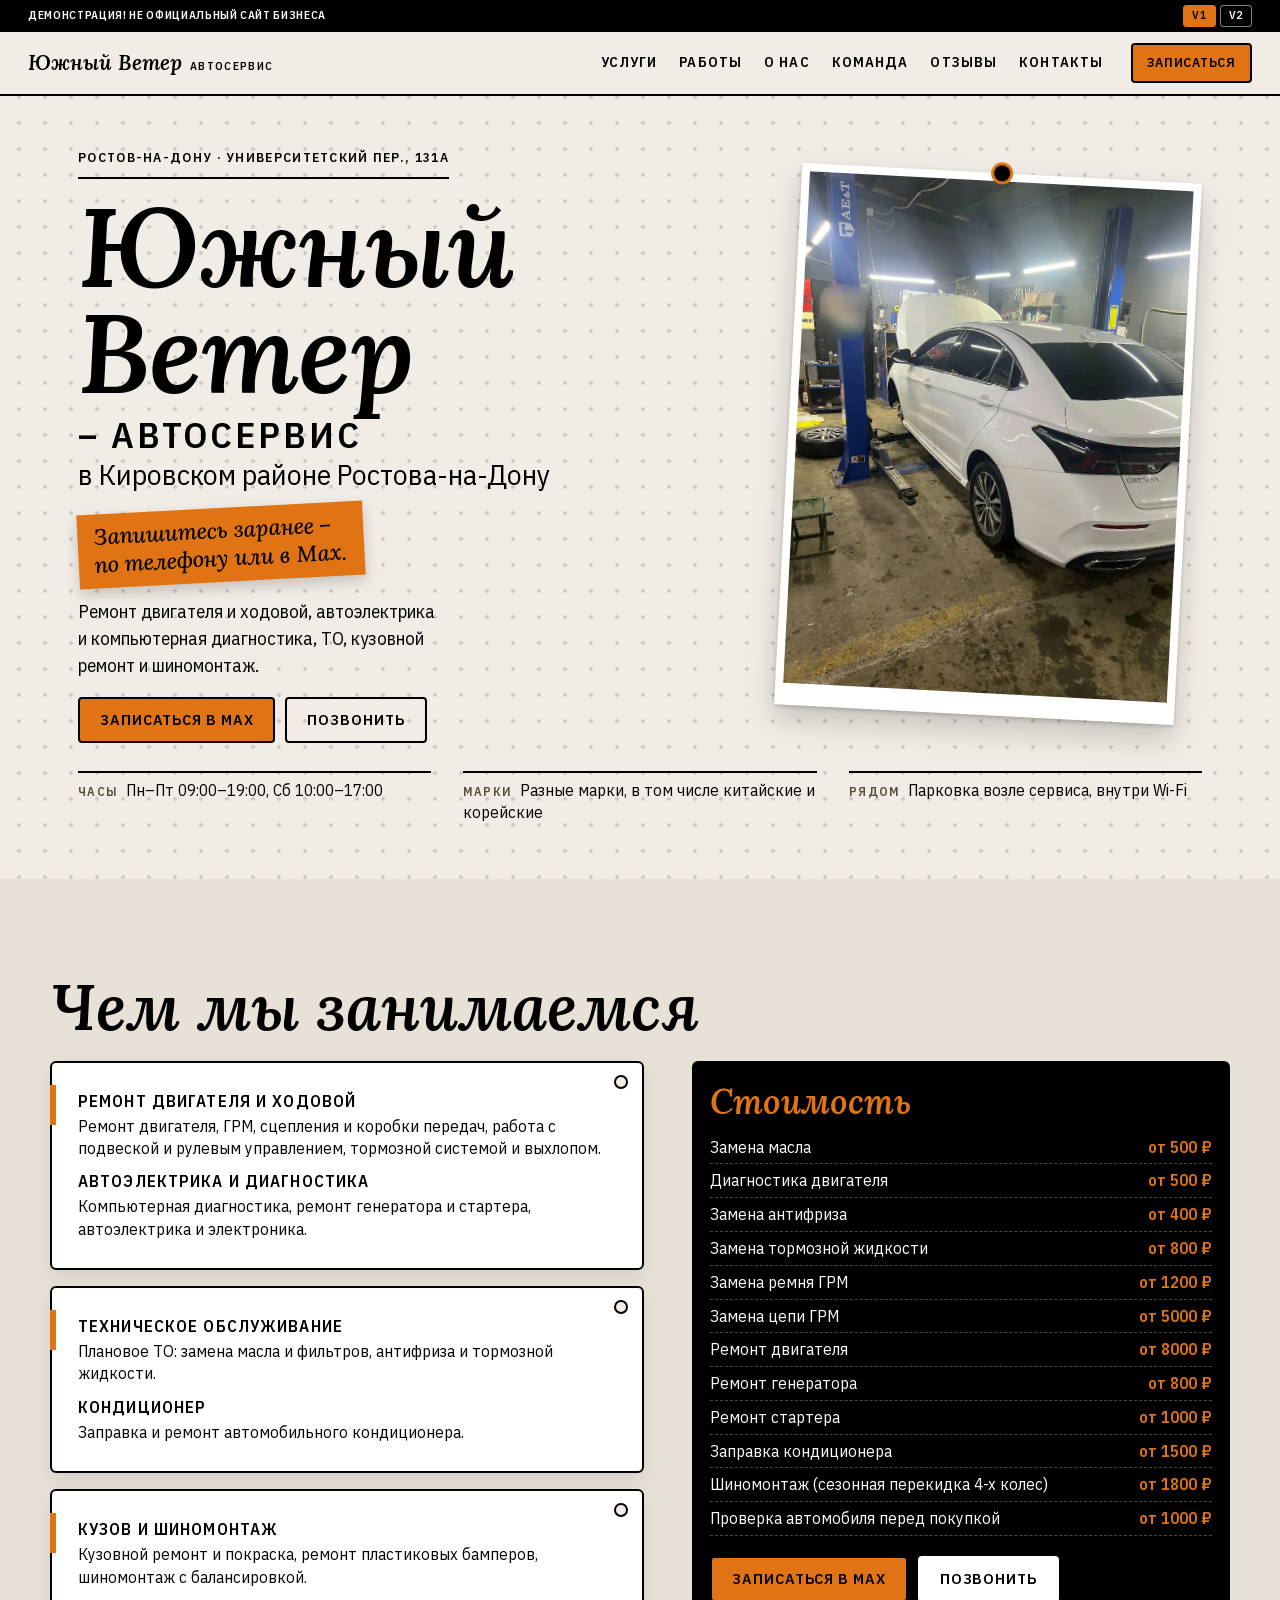
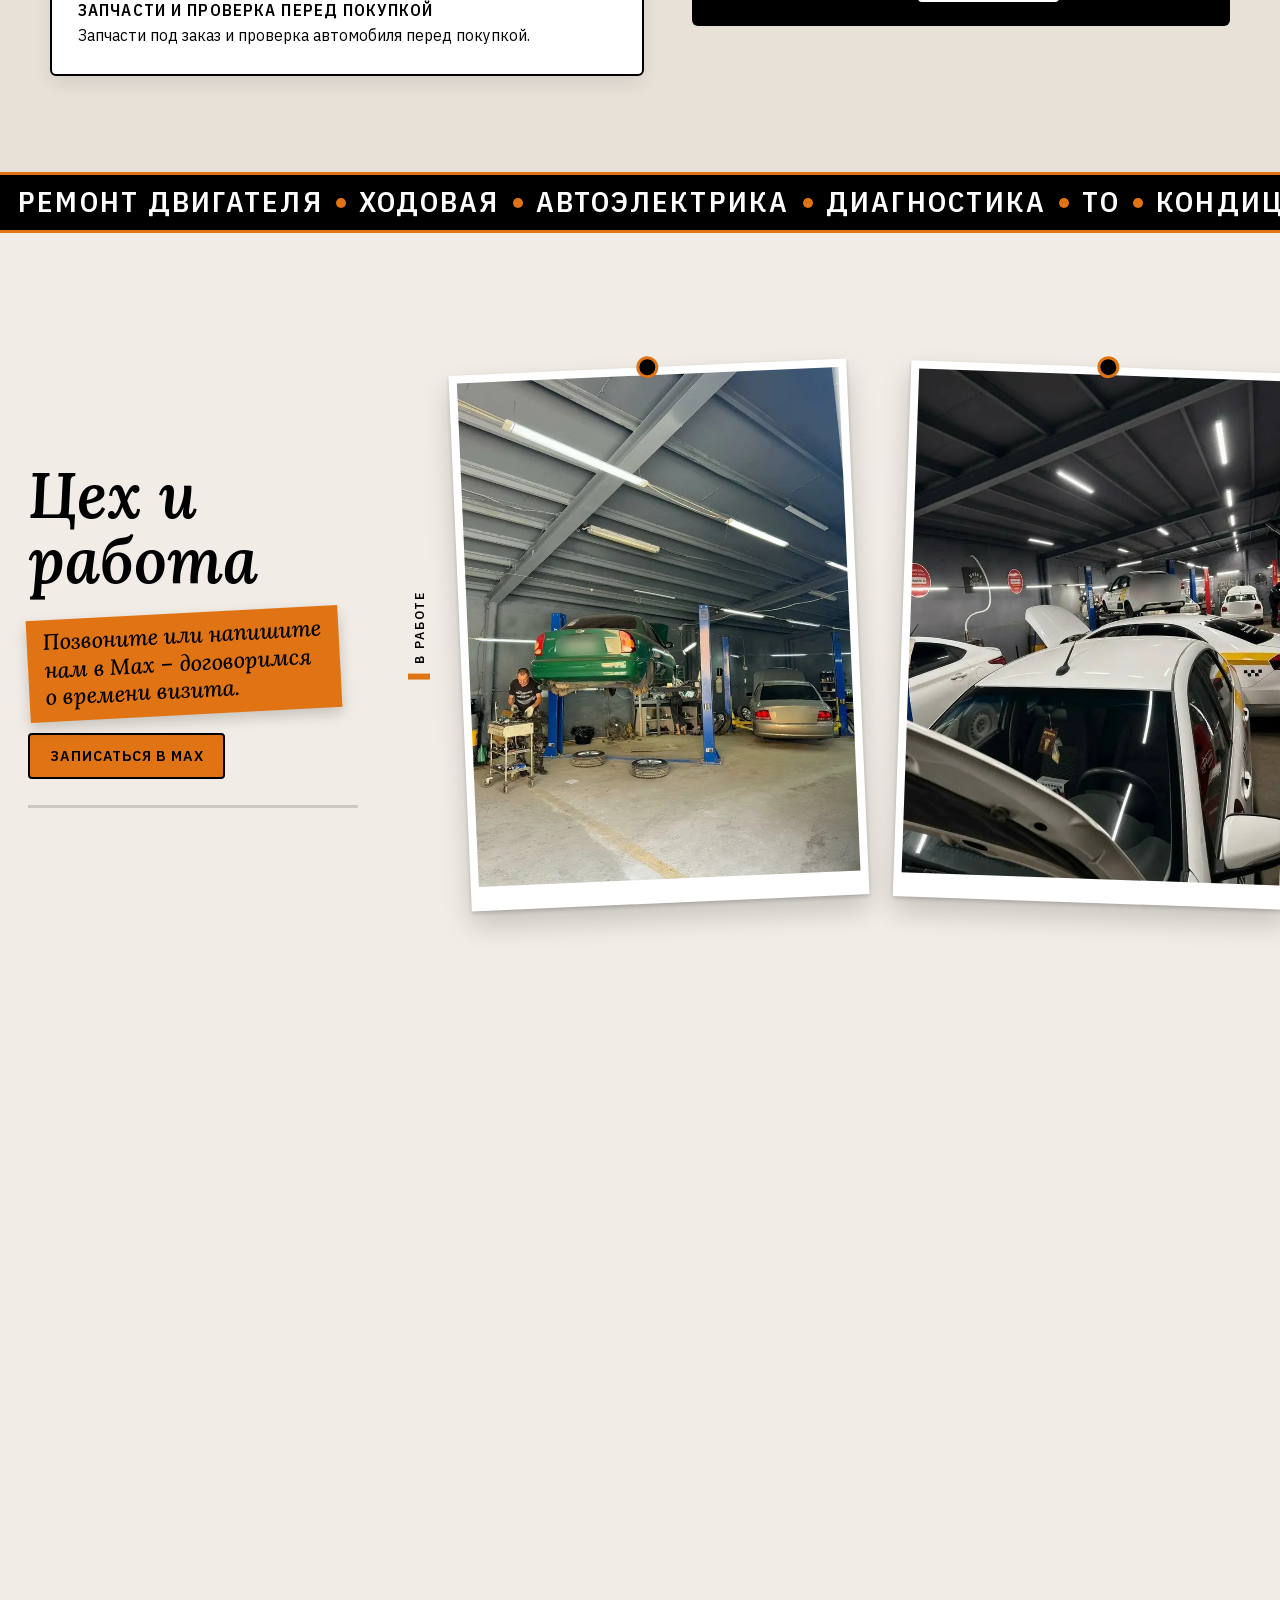
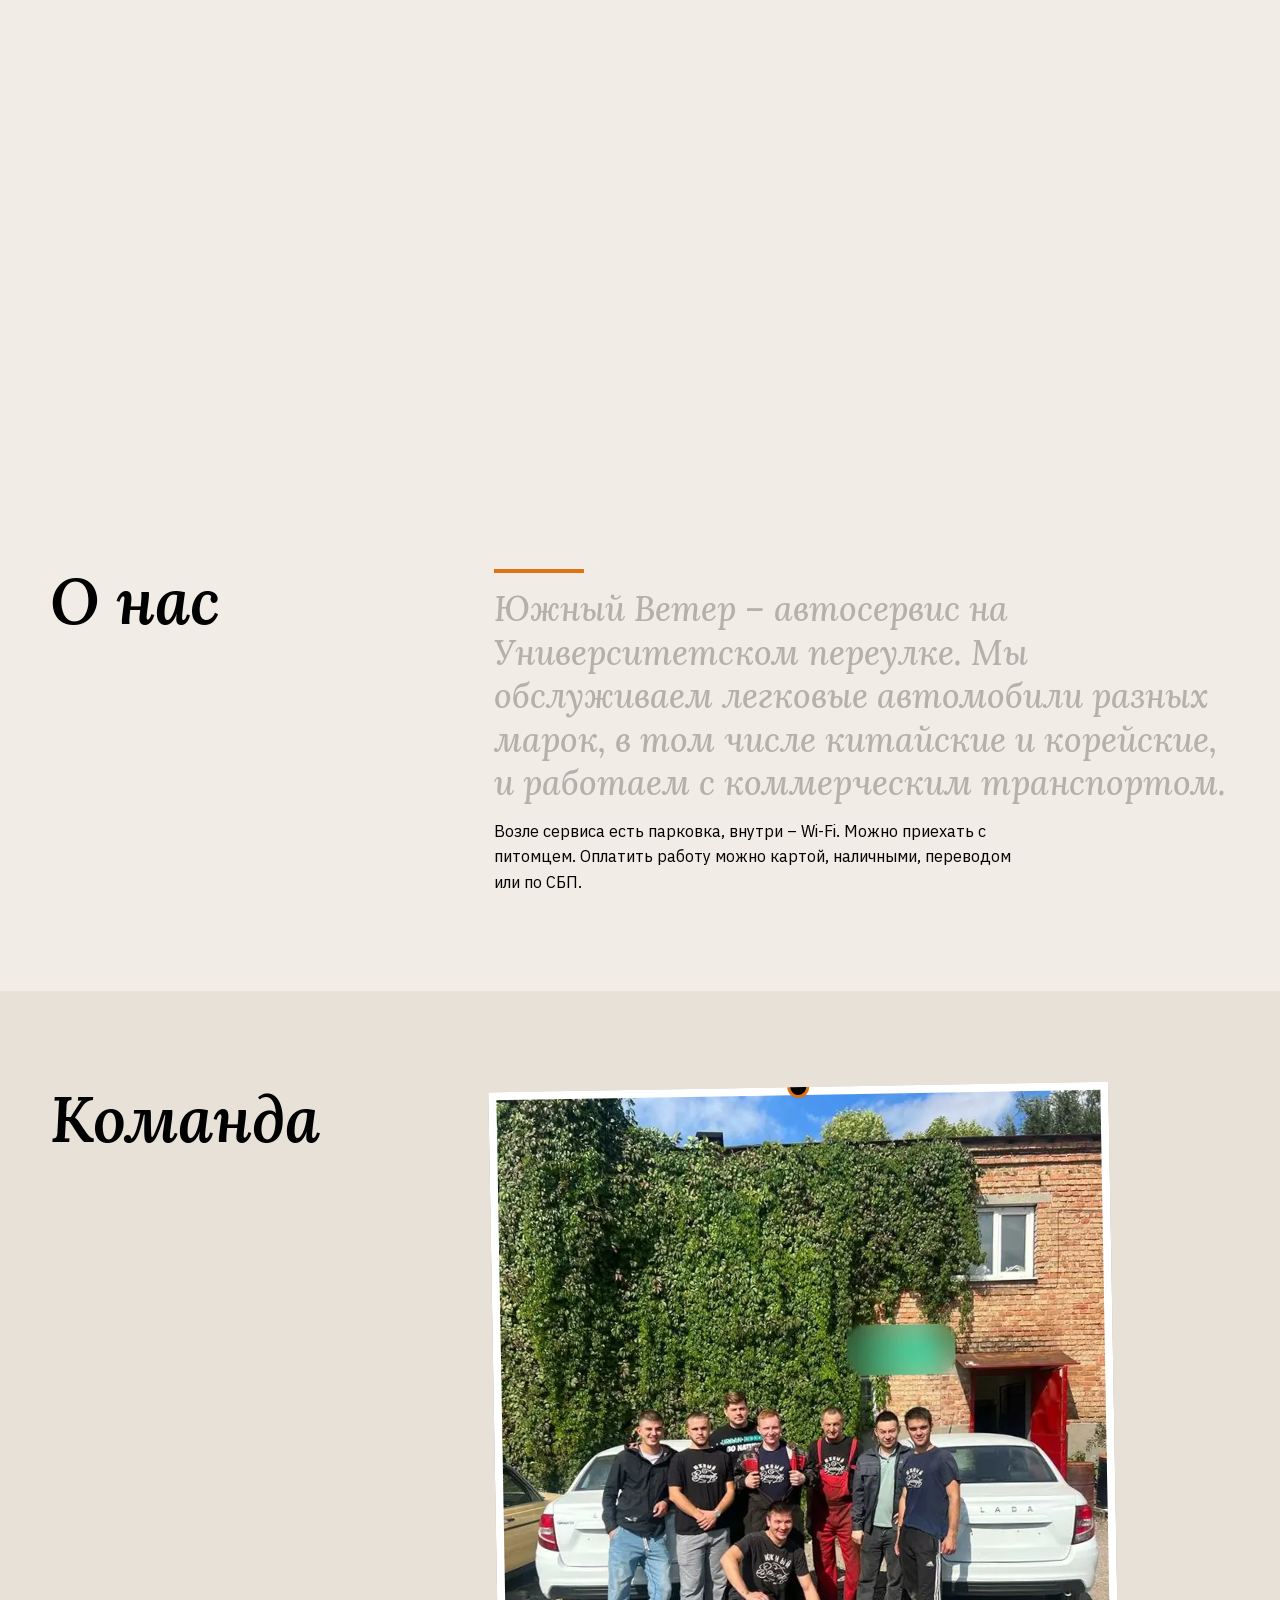
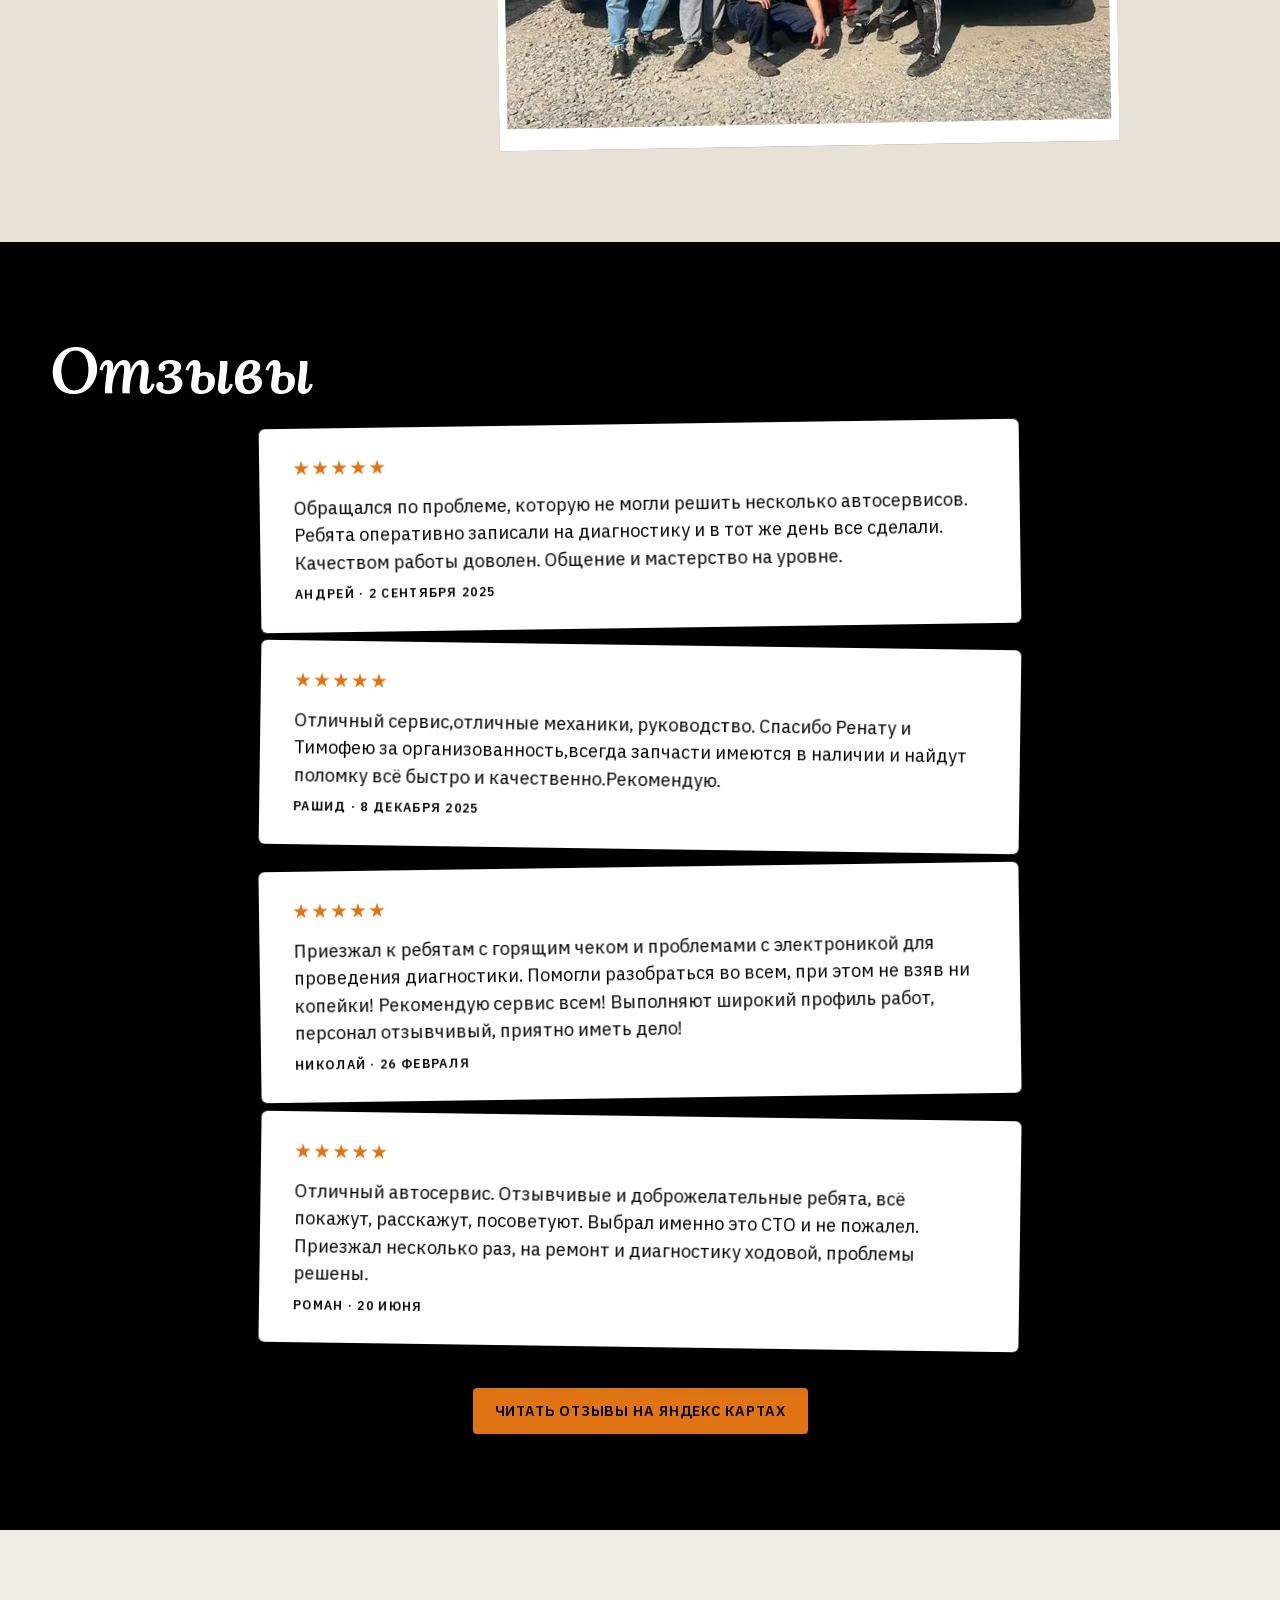
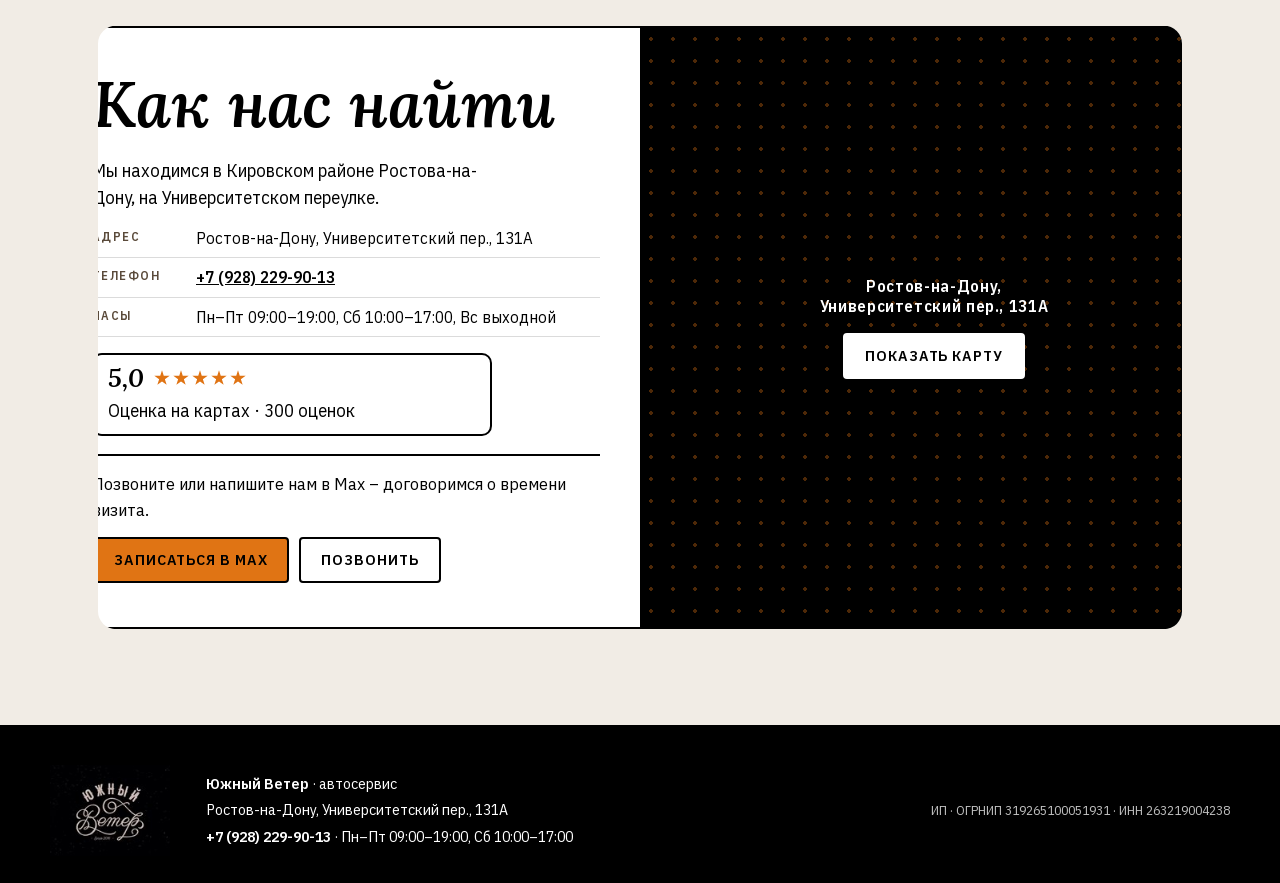
<file: index.html>
<!DOCTYPE html>
<html lang="ru">
<head>
<meta charset="utf-8">
<meta name="viewport" content="width=device-width, initial-scale=1.0">
<meta name="robots" content="noindex, nofollow">
<title>Автосервис на Университетском переулке · Южный Ветер</title>
<meta name="description" content="Южный Ветер · автосервис в Кировском районе Ростова-на-Дону: ремонт двигателя и ходовой, автоэлектрика и диагностика, ТО, кузовной ремонт, шиномонтаж.">
<meta name="theme-color" content="#000000">
<link rel="icon" sizes="any" href="logos/favicon.ico">
<link rel="icon" type="image/png" sizes="32x32" href="logos/favicon-32x32.png">
<link rel="apple-touch-icon" sizes="180x180" href="logos/apple-touch-icon.png">
<link rel="preload" href="fonts/plex-sans.woff2" as="font" type="font/woff2" crossorigin>
<link rel="preload" href="fonts/lora-italic.woff2" as="font" type="font/woff2" crossorigin>
<link rel="stylesheet" href="css/fonts.css">
<link rel="stylesheet" href="css/styles.css">
<script>(function(h){if(matchMedia('(prefers-reduced-motion: no-preference)').matches){h.classList.add('m-on');setTimeout(function(){if(!h.classList.contains('m-ready'))h.classList.remove('m-on')},2500)}})(document.documentElement)</script>
</head>
<body>
<div class="board" aria-hidden="true"></div>
<div class="spot" aria-hidden="true"></div>

<div class="topbar">
  <div class="demo">
    <p>ДЕМОНСТРАЦИЯ! НЕ ОФИЦИАЛЬНЫЙ САЙТ БИЗНЕСА</p>
    <nav class="switch" aria-label="Версии демо">
      <a href="index.html" aria-current="page">V1</a>
      <a href="v2/index.html">V2</a>
    </nav>
  </div>
  <header class="head">
    <a class="sign" href="#top" aria-label="Южный Ветер, в начало страницы"><span class="sign-name">Южный Ветер</span><span class="sign-type">автосервис</span></a>
    <nav class="nav" aria-label="Разделы">
      <a href="#services">Услуги</a>
      <a href="#works">Работы</a>
      <a href="#about">О нас</a>
      <a href="#team">Команда</a>
      <a href="#reviews">Отзывы</a>
      <a href="#contacts">Контакты</a>
    </nav>
    <a class="btn btn-amber head-cta" href="https://max.ru/u/f9LHodD0cOIlj9AMlB_WRpB7sx0bfBBBPnJF5DTp9Ll-57CtctKwYqiLvPY" target="_blank" rel="noopener">Записаться</a>
    <button class="burger" type="button" aria-expanded="false" aria-controls="menu"><span class="burger-lines" aria-hidden="true"></span><span class="vh">Меню</span></button>
  </header>
  <nav class="menu" id="menu" aria-label="Меню">
    <a href="#services">Услуги</a>
    <a href="#works">Работы</a>
    <a href="#about">О нас</a>
    <a href="#team">Команда</a>
    <a href="#reviews">Отзывы</a>
    <a href="#contacts">Контакты</a>
  </nav>
</div>
<div class="top-space" id="top"></div>

<main>
  <section class="hero" aria-labelledby="h1">
    <div class="hero-text">
      <p class="brow">Ростов-на-Дону · Университетский пер., 131А</p>
      <h1 id="h1" data-rv="words" data-hero="300"><span class="h1-a">Южный Ветер</span> <span class="h1-b">– автосервис</span> <span class="h1-c">в Кировском районе Ростова-на-Дону</span></h1>
      <p class="note" data-rv="up" data-hero="800">Запишитесь заранее – по телефону или в Max.</p>
      <p class="lead">Ремонт двигателя и ходовой, автоэлектрика и компьютерная диагностика, ТО, кузовной ремонт и шиномонтаж.</p>
      <div class="cta">
        <a class="btn btn-amber" href="https://max.ru/u/f9LHodD0cOIlj9AMlB_WRpB7sx0bfBBBPnJF5DTp9Ll-57CtctKwYqiLvPY" target="_blank" rel="noopener">Записаться в Max</a>
        <a class="btn btn-line" href="tel:+79282299013">Позвонить</a>
      </div>
    </div>
    <figure class="polaroid hero-photo" data-rv="settle" data-hero="500" data-tilt>
      <img src="img/work-sedan.webp" width="720" height="960" alt="Белый седан на подъёмнике в боксе, капот открыт" fetchpriority="high">
    </figure>
    <ul class="facts" data-stagger>
      <li data-rv="up"><span class="fact-k">Часы</span>Пн–Пт 09:00–19:00, Сб 10:00–17:00</li>
      <li data-rv="up"><span class="fact-k">Марки</span>Разные марки, в том числе китайские и корейские</li>
      <li data-rv="up"><span class="fact-k">Рядом</span>Парковка возле сервиса, внутри Wi-Fi</li>
    </ul>
  </section>

  <section class="services" id="services" aria-labelledby="h-services" data-tone>
    <div class="wrap">
      <h2 id="h-services" data-rv="words">Чем мы занимаемся</h2>
      <div class="svc-layout">
        <div class="stack">
          <article class="tag" data-rv="up">
            <h3>Ремонт двигателя и ходовой</h3>
            <p>Ремонт двигателя, ГРМ, сцепления и коробки передач, работа с подвеской и рулевым управлением, тормозной системой и выхлопом.</p>
            <h3>Автоэлектрика и диагностика</h3>
            <p>Компьютерная диагностика, ремонт генератора и стартера, автоэлектрика и электроника.</p>
          </article>
          <article class="tag" data-rv="up">
            <h3>Техническое обслуживание</h3>
            <p>Плановое ТО: замена масла и фильтров, антифриза и тормозной жидкости.</p>
            <h3>Кондиционер</h3>
            <p>Заправка и ремонт автомобильного кондиционера.</p>
          </article>
          <article class="tag" data-rv="up">
            <h3>Кузов и шиномонтаж</h3>
            <p>Кузовной ремонт и покраска, ремонт пластиковых бамперов, шиномонтаж с балансировкой.</p>
            <h3>Запчасти и проверка перед покупкой</h3>
            <p>Запчасти под заказ и проверка автомобиля перед покупкой.</p>
          </article>
        </div>
        <div class="price" aria-labelledby="h-price">
          <h3 id="h-price" class="price-h">Стоимость</h3>
          <ul class="price-list">
            <li><span>Замена масла</span><b>от 500 ₽</b></li>
            <li><span>Диагностика двигателя</span><b>от 500 ₽</b></li>
            <li><span>Замена антифриза</span><b>от 400 ₽</b></li>
            <li><span>Замена тормозной жидкости</span><b>от 800 ₽</b></li>
            <li><span>Замена ремня ГРМ</span><b>от 1200 ₽</b></li>
            <li><span>Замена цепи ГРМ</span><b>от 5000 ₽</b></li>
            <li><span>Ремонт двигателя</span><b>от 8000 ₽</b></li>
            <li><span>Ремонт генератора</span><b>от 800 ₽</b></li>
            <li><span>Ремонт стартера</span><b>от 1000 ₽</b></li>
            <li><span>Заправка кондиционера</span><b>от 1500 ₽</b></li>
            <li><span>Шиномонтаж (сезонная перекидка 4-х колес)</span><b>от 1800 ₽</b></li>
            <li><span>Проверка автомобиля перед покупкой</span><b>от 1000 ₽</b></li>
          </ul>
          <div class="cta">
            <a class="btn btn-amber" href="https://max.ru/u/f9LHodD0cOIlj9AMlB_WRpB7sx0bfBBBPnJF5DTp9Ll-57CtctKwYqiLvPY" target="_blank" rel="noopener">Записаться в Max</a>
            <a class="btn btn-white" href="tel:+79282299013">Позвонить</a>
          </div>
        </div>
      </div>
    </div>
  </section>

  <div class="ticker" aria-label="Ремонт двигателя, ходовая, автоэлектрика, диагностика, ТО, кондиционер, кузовной ремонт, шиномонтаж">
    <div class="ticker-track" aria-hidden="true">
      <span>Ремонт двигателя</span><span>Ходовая</span><span>Автоэлектрика</span><span>Диагностика</span><span>ТО</span><span>Кондиционер</span><span>Кузовной ремонт</span><span>Шиномонтаж</span>
      <span>Ремонт двигателя</span><span>Ходовая</span><span>Автоэлектрика</span><span>Диагностика</span><span>ТО</span><span>Кондиционер</span><span>Кузовной ремонт</span><span>Шиномонтаж</span>
    </div>
  </div>

  <section class="works" id="works" aria-labelledby="h-works" data-lane>
    <div class="lane-pin">
      <div class="works-note">
        <h2 id="h-works" data-rv="words">Цех и работа</h2>
        <p class="note">Позвоните или напишите нам в Max – договоримся о времени визита.</p>
        <a class="btn btn-amber" href="https://max.ru/u/f9LHodD0cOIlj9AMlB_WRpB7sx0bfBBBPnJF5DTp9Ll-57CtctKwYqiLvPY" target="_blank" rel="noopener">Записаться в Max</a>
        <div class="lane-bar" aria-hidden="true"><i></i></div>
      </div>
      <div class="lane-view">
        <div class="lane-track">
          <div class="pgroup">
            <h3 class="pgroup-h">В работе</h3>
            <div class="pgrid" data-stagger>
              <figure class="polaroid" data-rv="pin" style="--r:-2.5deg"><img src="img/work-hall.webp" width="720" height="950" loading="lazy" alt="Цех: зелёный седан на подъёмнике, механик у тележки с инструментом"></figure>
              <figure class="polaroid" data-rv="pin" style="--r:2deg"><img src="img/work-hoods.webp" width="720" height="960" loading="lazy" alt="Автомобили с открытыми капотами в цехе"></figure>
              <figure class="polaroid" data-rv="pin" style="--r:-1.5deg"><img src="img/work-ac.webp" width="576" height="1024" loading="lazy" alt="Манометры для заправки автомобильного кондиционера"></figure>
            </div>
          </div>
          <div class="pgroup">
            <h3 class="pgroup-h">Цех</h3>
            <div class="pgrid pgrid-wide" data-stagger>
              <figure class="polaroid" data-rv="pin" style="--r:1.8deg"><img src="img/bay-lifts.webp" width="960" height="720" loading="lazy" alt="Чистый бокс с синими и красными подъёмниками"></figure>
              <figure class="polaroid" data-rv="pin" style="--r:-2.2deg"><img src="img/bay-shelves.webp" width="960" height="720" loading="lazy" alt="Бокс с подъёмником и стеллажами"></figure>
              <figure class="polaroid" data-rv="pin" style="--r:2.6deg"><img src="img/reception.webp" width="960" height="720" loading="lazy" alt="Зона приёма и ожидания с оранжевой стеной и диваном"></figure>
            </div>
          </div>
        </div>
      </div>
    </div>
  </section>

  <section class="about" id="about" aria-labelledby="h-about">
    <div class="wrap about-in">
      <h2 id="h-about" data-rv="words">О нас</h2>
      <div class="about-text">
        <span class="rule" data-rv="line" aria-hidden="true"></span>
        <p class="about-lit" data-light>Южный Ветер – автосервис на Университетском переулке. Мы обслуживаем легковые автомобили разных марок, в том числе китайские и корейские, и работаем с коммерческим транспортом.</p>
        <p data-rv="up" class="lag">Возле сервиса есть парковка, внутри – Wi-Fi. Можно приехать с питомцем. Оплатить работу можно картой, наличными, переводом или по СБП.</p>
      </div>
    </div>
  </section>

  <section class="team" id="team" aria-labelledby="h-team" data-tone>
    <div class="wrap team-in">
      <h2 id="h-team" data-rv="words">Команда</h2>
      <figure class="team-photo polaroid" data-rv="curtain" style="--r:-1deg">
        <img src="img/team.webp" width="720" height="750" loading="lazy" alt="Коллектив Южного Ветра у автомобилей во дворе">
      </figure>
    </div>
  </section>

  <section class="reviews" id="reviews" aria-labelledby="h-reviews">
    <div class="wrap">
      <h2 id="h-reviews" data-rv="words">Отзывы</h2>
      <div class="rstack">
        <figure class="rcard">
          <div class="stars" role="img" aria-label="5 из 5"><i></i><i></i><i></i><i></i><i></i></div>
          <blockquote><p>Обращался по проблеме, которую не могли решить несколько автосервисов. Ребята оперативно записали на диагностику и в тот же день все сделали. Качеством работы доволен. Общение и мастерство на уровне.</p></blockquote>
          <figcaption>Андрей · 2 сентября 2025</figcaption>
        </figure>
        <figure class="rcard">
          <div class="stars" role="img" aria-label="5 из 5"><i></i><i></i><i></i><i></i><i></i></div>
          <blockquote><p>Отличный сервис,отличные механики, руководство. Спасибо Ренату и Тимофею за организованность,всегда запчасти имеются в наличии и найдут поломку всё быстро и качественно.Рекомендую.</p></blockquote>
          <figcaption>Рашид · 8 декабря 2025</figcaption>
        </figure>
        <figure class="rcard">
          <div class="stars" role="img" aria-label="5 из 5"><i></i><i></i><i></i><i></i><i></i></div>
          <blockquote><p>Приезжал к ребятам с горящим чеком и проблемами с электроникой для проведения диагностики. Помогли разобраться во всем, при этом не взяв ни копейки! Рекомендую сервис всем! Выполняют широкий профиль работ, персонал отзывчивый, приятно иметь дело!</p></blockquote>
          <figcaption>Николай · 26 февраля</figcaption>
        </figure>
        <figure class="rcard">
          <div class="stars" role="img" aria-label="5 из 5"><i></i><i></i><i></i><i></i><i></i></div>
          <blockquote><p>Отличный автосервис. Отзывчивые и доброжелательные ребята, всё покажут, расскажут, посоветуют. Выбрал именно это СТО и не пожалел. Приезжал несколько раз, на ремонт и диагностику ходовой, проблемы решены.</p></blockquote>
          <figcaption>Роман · 20 июня</figcaption>
        </figure>
      </div>
    </div>
  </section>
  <p class="all-reviews"><a class="btn btn-amber" href="https://yandex.ru/maps/org/129753908386/reviews/" target="_blank" rel="noopener">Читать отзывы на Яндекс Картах</a></p>

  <section class="contacts" id="contacts" aria-labelledby="h-contacts">
    <div class="final">
      <div class="contacts-info">
        <h2 id="h-contacts" data-rv="words">Как нас найти</h2>
        <p>Мы находимся в Кировском районе Ростова-на-Дону, на Университетском переулке.</p>
        <dl class="nap">
          <div><dt>Адрес</dt><dd>Ростов-на-Дону, Университетский пер., 131А</dd></div>
          <div><dt>Телефон</dt><dd><a href="tel:+79282299013">+7 (928) 229-90-13</a></dd></div>
          <div><dt>Часы</dt><dd>Пн–Пт 09:00–19:00, Сб 10:00–17:00, Вс выходной</dd></div>
        </dl>
        <p class="rating"><span class="rating-v">5,0</span><span class="stars" aria-hidden="true"><i></i><i></i><i></i><i></i><i></i></span><span>Оценка на картах · 300 оценок</span></p>
        <div class="book">
          <p>Позвоните или напишите нам в Max – договоримся о времени визита.</p>
          <div class="cta">
            <a class="btn btn-amber" href="https://max.ru/u/f9LHodD0cOIlj9AMlB_WRpB7sx0bfBBBPnJF5DTp9Ll-57CtctKwYqiLvPY" target="_blank" rel="noopener">Записаться в Max</a>
            <a class="btn btn-line" href="tel:+79282299013">Позвонить</a>
          </div>
        </div>
      </div>
      <div class="map" data-map="https://yandex.ru/map-widget/v1/org/south_wind/129753908386/">
        <p>Ростов-на-Дону, Университетский пер., 131А</p>
        <button class="btn btn-white" type="button">Показать карту</button>
      </div>
    </div>
  </section>
</main>

<footer class="foot">
  <div class="wrap foot-in">
    <img src="logos/logo.png" width="150" height="113" alt="Логотип Южный Ветер" loading="lazy">
    <div>
      <p><b>Южный Ветер</b> · автосервис</p>
      <p>Ростов-на-Дону, Университетский пер., 131А</p>
      <p><a href="tel:+79282299013">+7 (928) 229-90-13</a> · Пн–Пт 09:00–19:00, Сб 10:00–17:00</p>
    </div>
    <p class="legal">ИП · ОГРНИП 319265100051931 · ИНН 263219004238</p>
  </div>
</footer>
<script src="js/motion.js" defer></script>
</body>
</html>
</file>
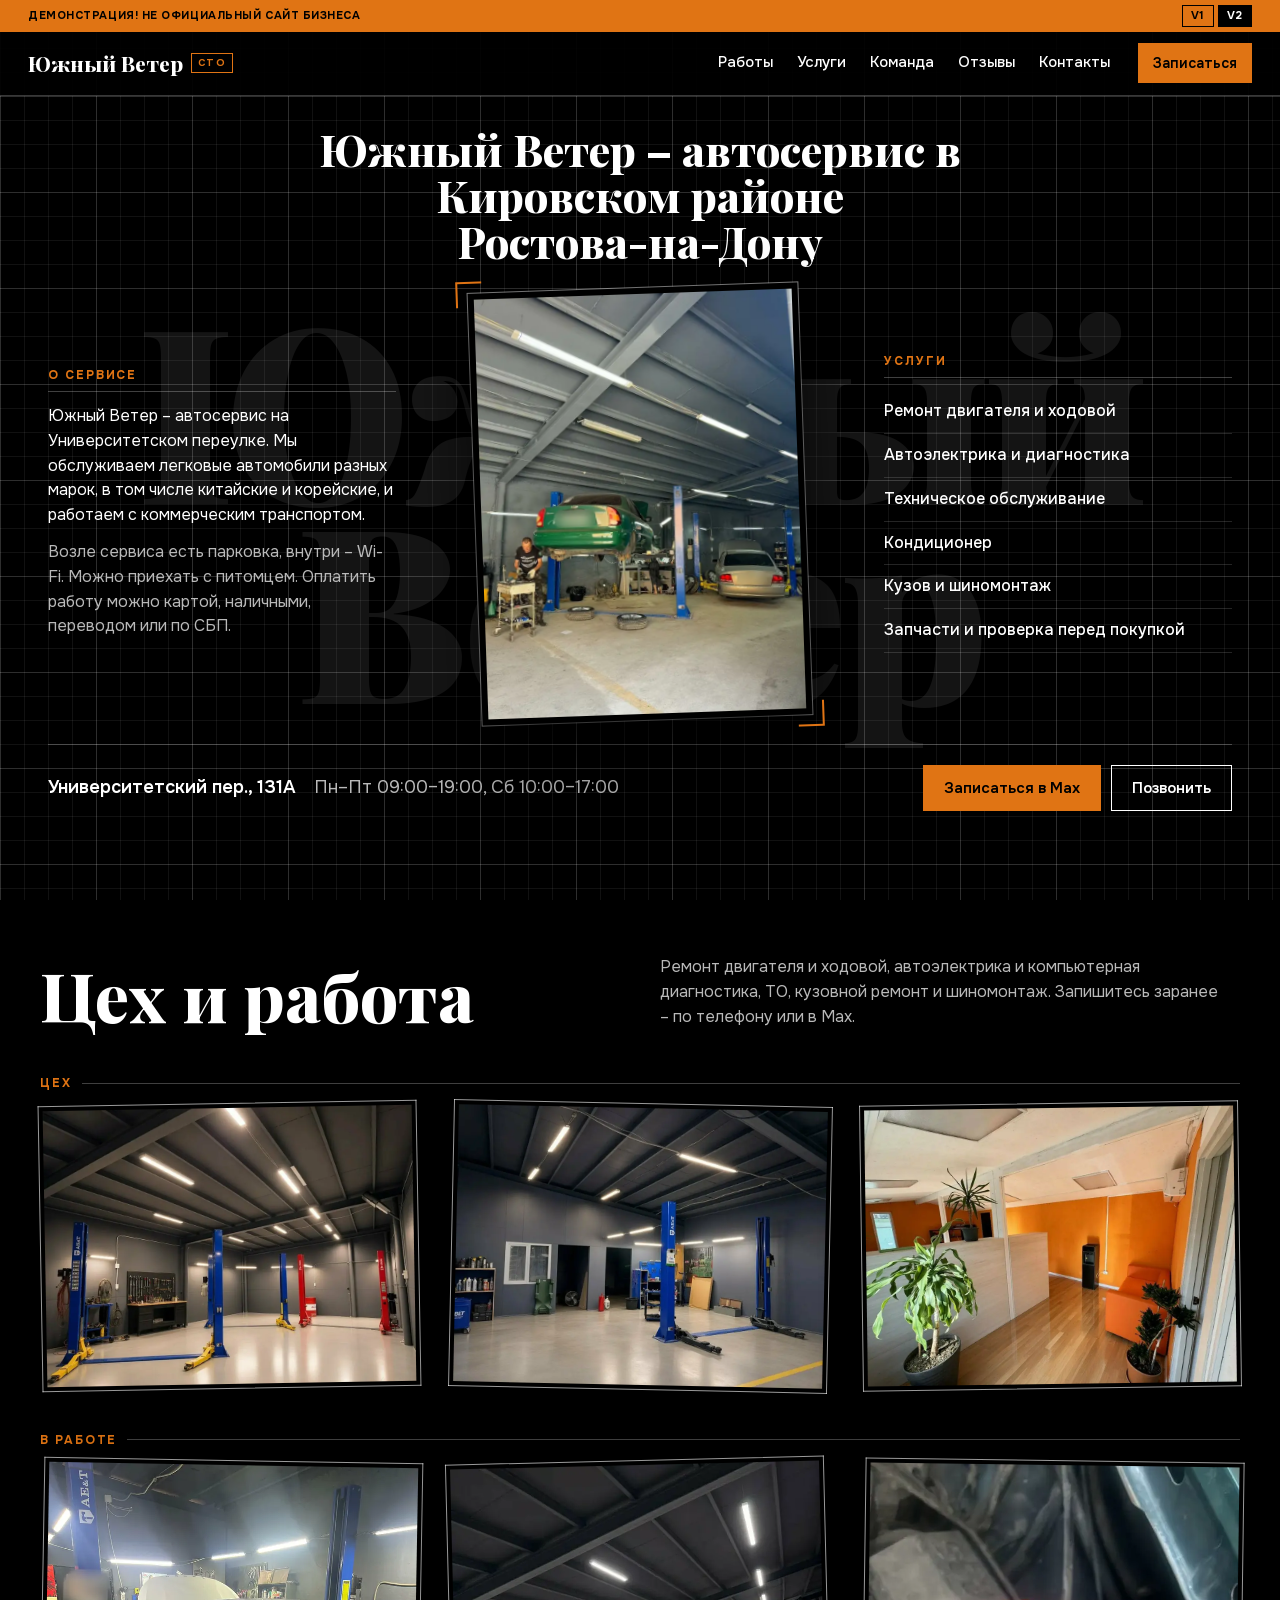
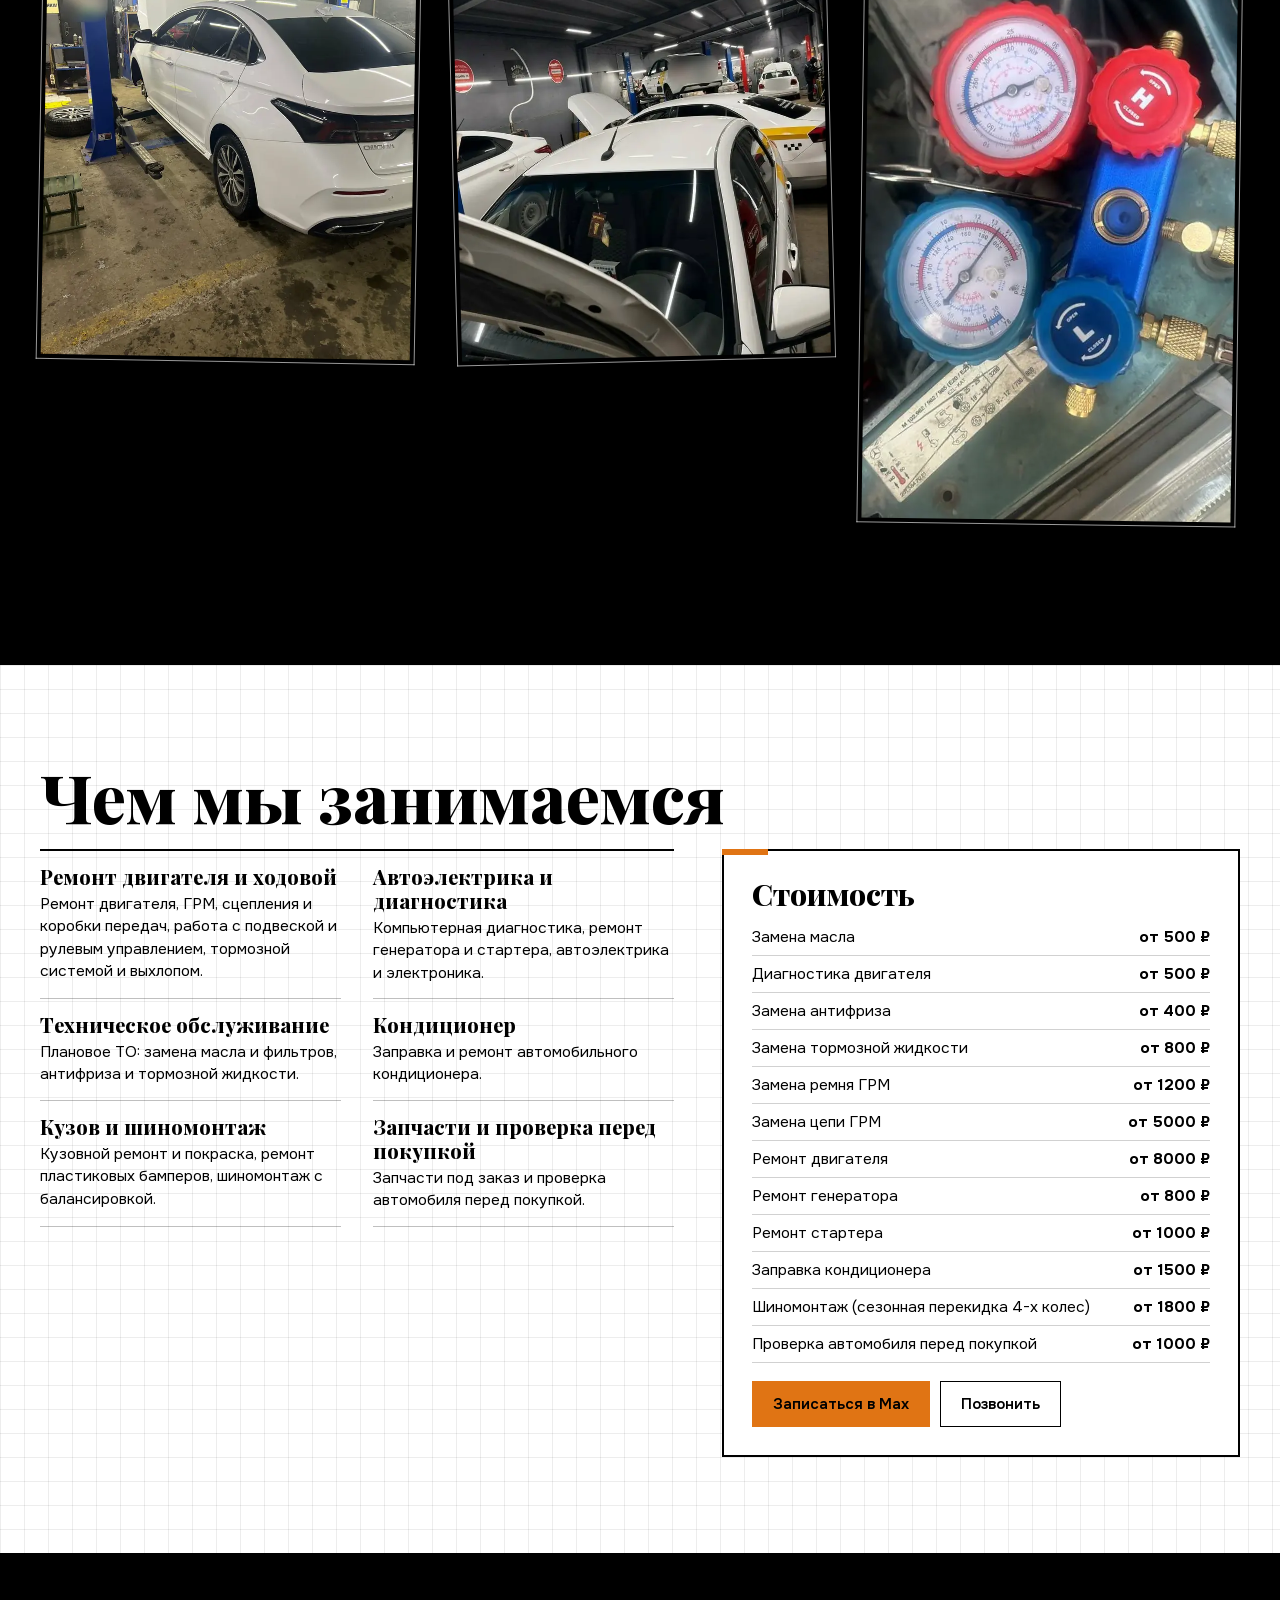
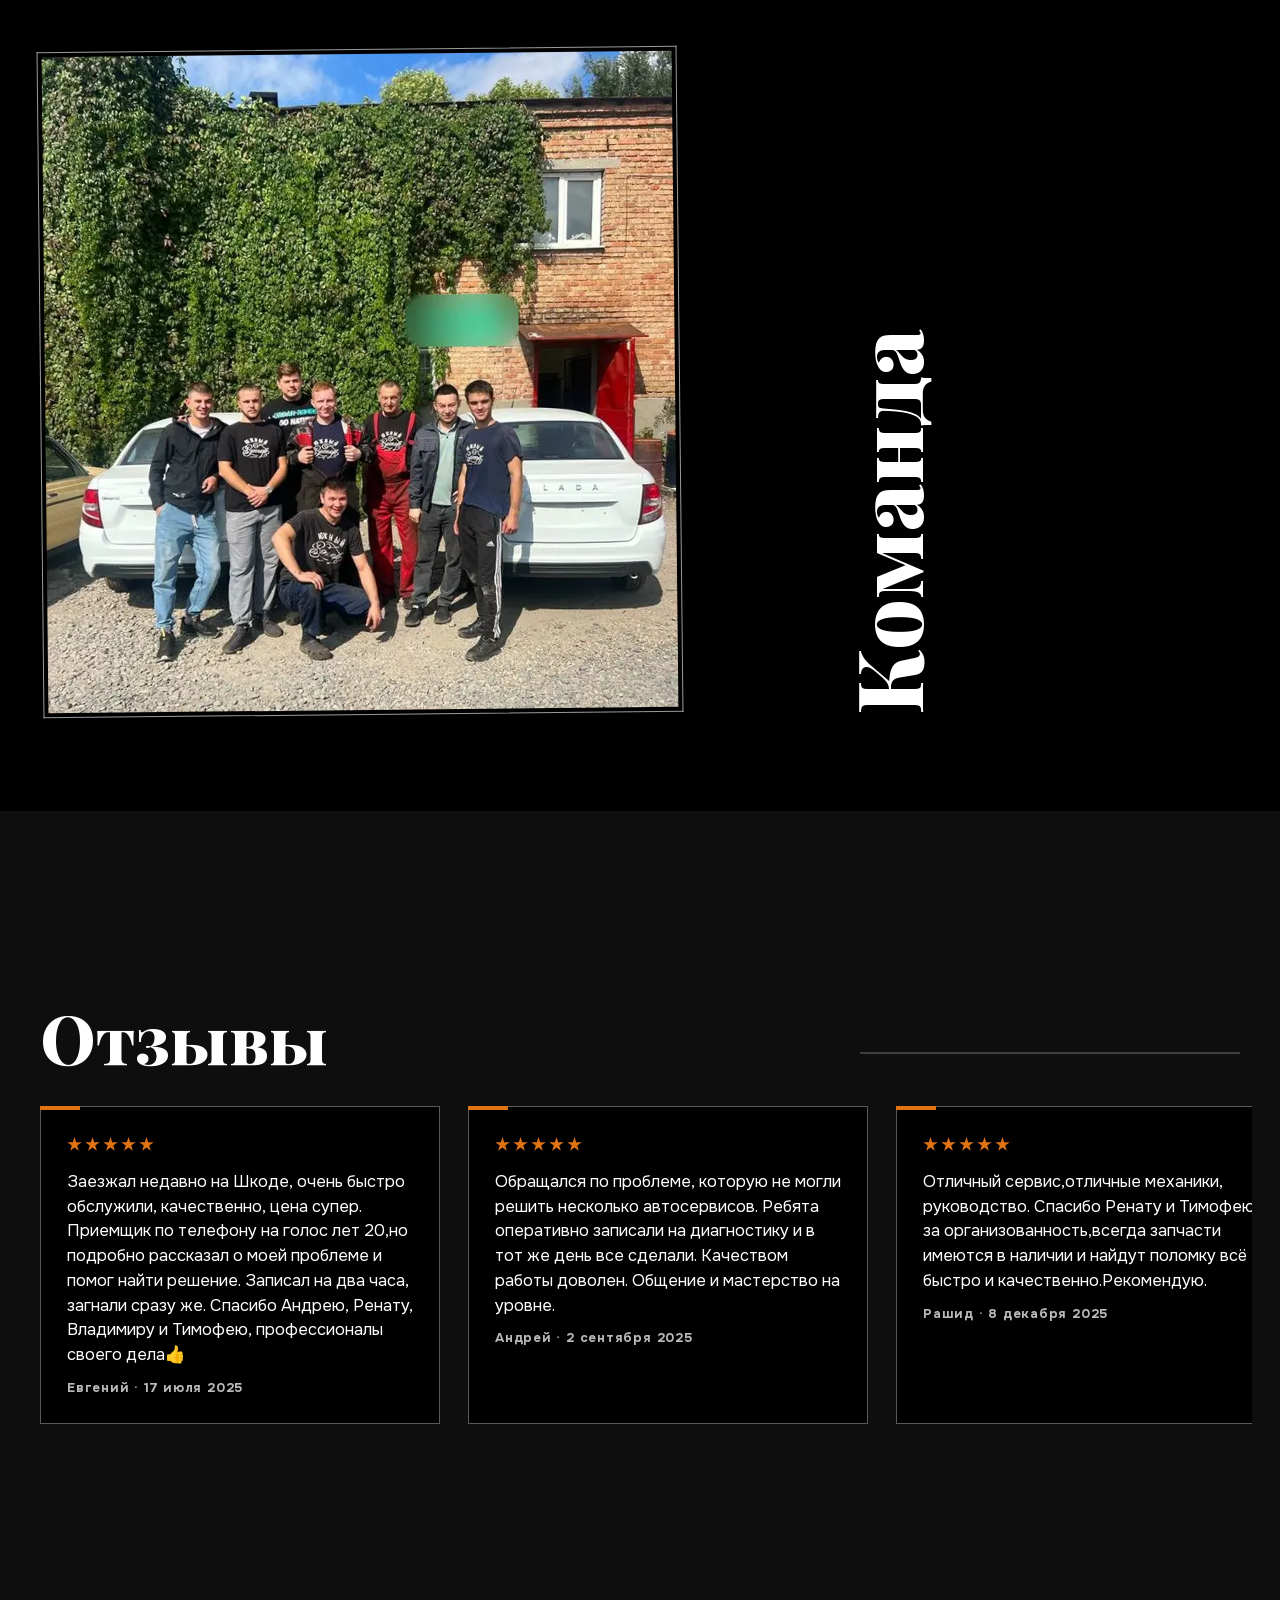
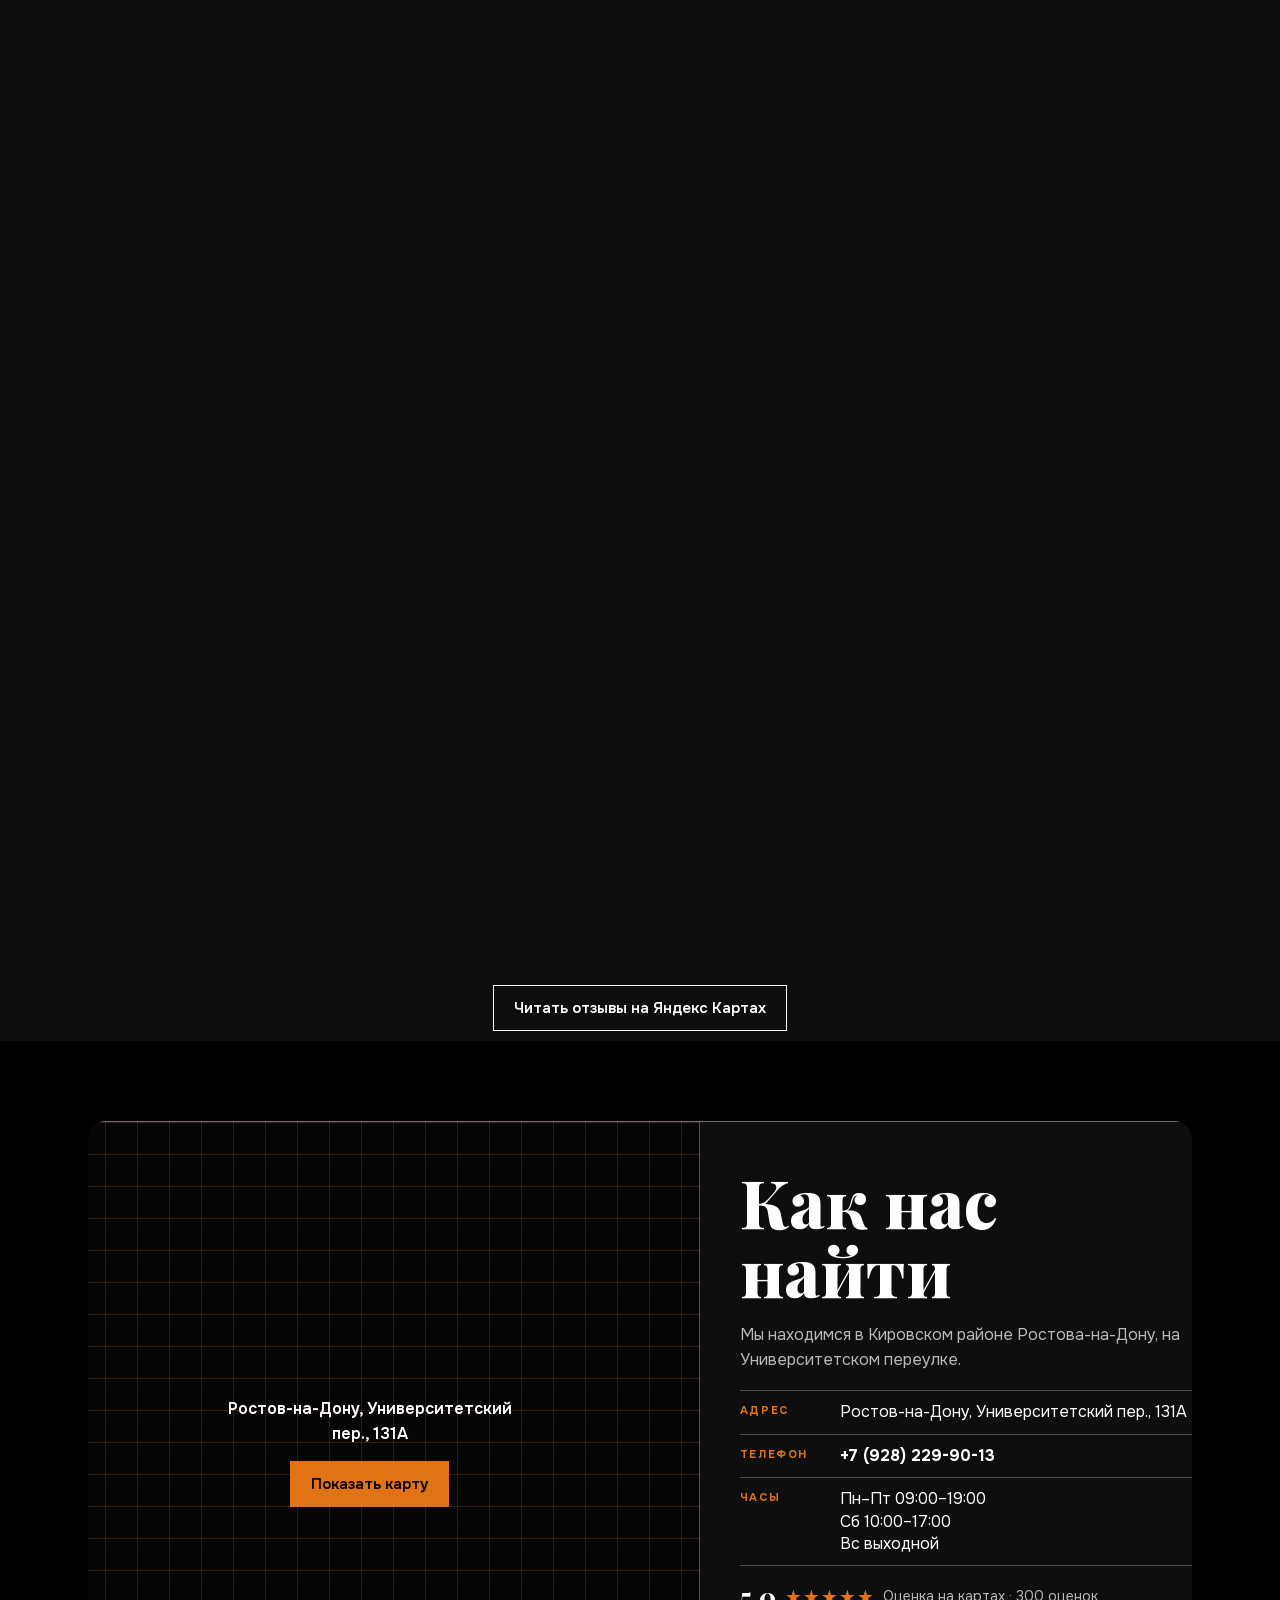
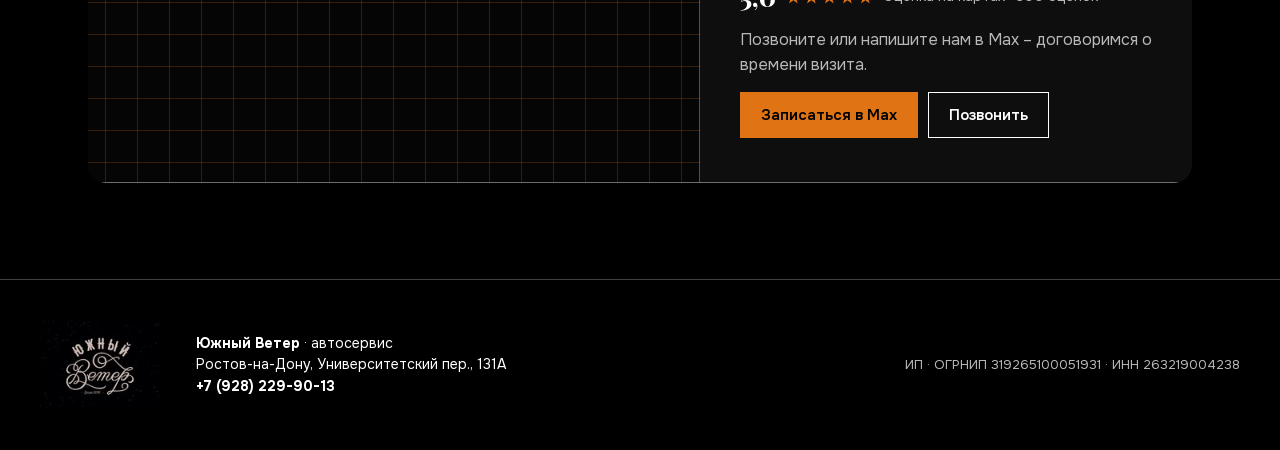
<file: v2/index.html>
<!DOCTYPE html>
<html lang="ru">
<head>
<meta charset="utf-8">
<meta name="viewport" content="width=device-width, initial-scale=1.0">
<meta name="robots" content="noindex, nofollow">
<title>Автосервис на Университетском переулке · Южный Ветер</title>
<meta name="description" content="Южный Ветер · автосервис в Кировском районе Ростова-на-Дону: ремонт двигателя и ходовой, автоэлектрика и диагностика, ТО, кузовной ремонт, шиномонтаж.">
<meta name="theme-color" content="#000000">
<link rel="icon" sizes="any" href="logos/favicon.ico">
<link rel="icon" type="image/png" sizes="32x32" href="logos/favicon-32x32.png">
<link rel="apple-touch-icon" sizes="180x180" href="logos/apple-touch-icon.png">
<link rel="preload" href="fonts/onest.woff2" as="font" type="font/woff2" crossorigin>
<link rel="preload" href="fonts/playfair.woff2" as="font" type="font/woff2" crossorigin>
<link rel="stylesheet" href="css/fonts.css">
<link rel="stylesheet" href="css/styles.css">
<script>(function(h){if(matchMedia('(prefers-reduced-motion: no-preference)').matches){h.classList.add('m-on');setTimeout(function(){if(!h.classList.contains('m-ready'))h.classList.remove('m-on')},2500)}})(document.documentElement)</script>
</head>
<body>
<div class="grid-bg" aria-hidden="true"></div>
<div class="spot" aria-hidden="true"></div>

<div class="topbar">
  <div class="demo">
    <p>ДЕМОНСТРАЦИЯ! НЕ ОФИЦИАЛЬНЫЙ САЙТ БИЗНЕСА</p>
    <nav class="switch" aria-label="Версии демо">
      <a href="../index.html">V1</a>
      <a href="index.html" aria-current="page">V2</a>
    </nav>
  </div>
  <header class="head">
    <a class="sign" href="#top" aria-label="Южный Ветер, в начало страницы"><span class="sign-name">Южный Ветер</span><span class="sign-type">СТО</span></a>
    <nav class="nav" aria-label="Разделы">
      <a href="#works">Работы</a>
      <a href="#services">Услуги</a>
      <a href="#team">Команда</a>
      <a href="#reviews">Отзывы</a>
      <a href="#contacts">Контакты</a>
    </nav>
    <a class="btn btn-amber head-cta" href="https://max.ru/u/f9LHodD0cOIlj9AMlB_WRpB7sx0bfBBBPnJF5DTp9Ll-57CtctKwYqiLvPY" target="_blank" rel="noopener">Записаться</a>
    <button class="burger" type="button" aria-expanded="false" aria-controls="menu"><span class="burger-lines" aria-hidden="true"></span><span class="vh">Меню</span></button>
    <span class="progress" aria-hidden="true"></span>
  </header>
  <nav class="menu" id="menu" aria-label="Меню">
    <a href="#works">Работы</a>
    <a href="#services">Услуги</a>
    <a href="#team">Команда</a>
    <a href="#reviews">Отзывы</a>
    <a href="#contacts">Контакты</a>
  </nav>
</div>
<div class="top-space" id="top"></div>

<main>
  <section class="t4hero" aria-labelledby="h1">
    <div class="word" aria-hidden="true"><span>Южный</span><span>Ветер</span></div>
    <h1 id="h1" class="h1" data-rv="words" data-hero="300">Южный Ветер – автосервис в&nbsp;Кировском районе Ростова-на-Дону</h1>
    <figure class="work" data-rv="settle" data-hero="500" data-tilt>
      <img src="img/work-hall.webp" width="720" height="950" alt="Цех: зелёный седан на подъёмнике, механик у тележки с инструментом" fetchpriority="high">
      <span class="mark mark-tl" aria-hidden="true"></span><span class="mark mark-br" aria-hidden="true"></span>
    </figure>
    <div class="col col-about">
      <p class="cap" data-rv="up" data-hero="800" data-text="О сервисе"><span class="vh">О сервисе</span><span class="twin" aria-hidden="true">О сервисе</span></p>
      <p>Южный Ветер – автосервис на Университетском переулке. Мы обслуживаем легковые автомобили разных марок, в том числе китайские и корейские, и работаем с коммерческим транспортом.</p>
      <p class="muted">Возле сервиса есть парковка, внутри – Wi-Fi. Можно приехать с питомцем. Оплатить работу можно картой, наличными, переводом или по СБП.</p>
    </div>
    <div class="col col-svc">
      <p class="cap" data-rv="up" data-hero="800" data-text="Услуги"><span class="vh">Услуги</span><span class="twin" aria-hidden="true">Услуги</span></p>
      <ul class="svc-names">
        <li><a href="#services">Ремонт двигателя и ходовой</a></li>
        <li><a href="#services">Автоэлектрика и диагностика</a></li>
        <li><a href="#services">Техническое обслуживание</a></li>
        <li><a href="#services">Кондиционер</a></li>
        <li><a href="#services">Кузов и шиномонтаж</a></li>
        <li><a href="#services">Запчасти и проверка перед покупкой</a></li>
      </ul>
    </div>
    <div class="addr">
      <p class="addr-line"><span>Университетский пер., 131А</span><span>Пн–Пт 09:00–19:00, Сб 10:00–17:00</span></p>
      <div class="cta">
        <a class="btn btn-amber" href="https://max.ru/u/f9LHodD0cOIlj9AMlB_WRpB7sx0bfBBBPnJF5DTp9Ll-57CtctKwYqiLvPY" target="_blank" rel="noopener">Записаться в Max</a>
        <a class="btn btn-ghost" href="tel:+79282299013">Позвонить</a>
      </div>
    </div>
  </section>

  <section class="works" id="works" aria-labelledby="h-works">
    <div class="wrap">
      <div class="sec-head">
        <h2 id="h-works" data-rv="words">Цех и работа</h2>
        <p class="lead">Ремонт двигателя и ходовой, автоэлектрика и компьютерная диагностика, ТО, кузовной ремонт и шиномонтаж. Запишитесь заранее – по телефону или в Max.</p>
      </div>
      <h3 class="sub" data-rv="up" data-text="Цех"><span class="vh">Цех</span><span class="twin" aria-hidden="true">Цех</span></h3>
      <div class="ggrid ggrid-place" data-stagger>
        <figure class="gframe" data-rv="frame" style="--r:-1deg"><img src="img/bay-lifts.webp" width="960" height="720" loading="lazy" alt="Чистый бокс с синими и красными подъёмниками"></figure>
        <figure class="gframe drift" data-rv="frame" style="--r:1.2deg"><img src="img/bay-shelves.webp" width="960" height="720" loading="lazy" alt="Бокс с подъёмником и стеллажами"></figure>
        <figure class="gframe" data-rv="frame" style="--r:-.8deg"><img src="img/reception.webp" width="960" height="720" loading="lazy" alt="Зона приёма и ожидания с оранжевой стеной и диваном"></figure>
      </div>
      <h3 class="sub" data-rv="up" data-text="В работе"><span class="vh">В работе</span><span class="twin" aria-hidden="true">В работе</span></h3>
      <div class="ggrid ggrid-work" data-stagger>
        <figure class="gframe" data-rv="frame" style="--r:1deg"><img src="img/work-sedan.webp" width="720" height="960" loading="lazy" alt="Белый седан на подъёмнике в боксе, капот открыт"></figure>
        <figure class="gframe drift" data-rv="frame" style="--r:-1.4deg"><img src="img/work-hoods.webp" width="720" height="960" loading="lazy" alt="Автомобили с открытыми капотами в цехе"></figure>
        <figure class="gframe" data-rv="frame" style="--r:.8deg"><img src="img/work-ac.webp" width="576" height="1024" loading="lazy" alt="Манометры для заправки автомобильного кондиционера"></figure>
      </div>
    </div>
  </section>

  <section class="services" id="services" aria-labelledby="h-services">
    <div class="wrap">
      <h2 id="h-services" data-rv="words">Чем мы занимаемся</h2>
      <div class="sheet">
        <div class="spec" data-stagger>
          <article data-rv="up"><h3>Ремонт двигателя и ходовой</h3><p>Ремонт двигателя, ГРМ, сцепления и коробки передач, работа с подвеской и рулевым управлением, тормозной системой и выхлопом.</p></article>
          <article data-rv="up"><h3>Автоэлектрика и диагностика</h3><p>Компьютерная диагностика, ремонт генератора и стартера, автоэлектрика и электроника.</p></article>
          <article data-rv="up"><h3>Техническое обслуживание</h3><p>Плановое ТО: замена масла и фильтров, антифриза и тормозной жидкости.</p></article>
          <article data-rv="up"><h3>Кондиционер</h3><p>Заправка и ремонт автомобильного кондиционера.</p></article>
          <article data-rv="up"><h3>Кузов и шиномонтаж</h3><p>Кузовной ремонт и покраска, ремонт пластиковых бамперов, шиномонтаж с балансировкой.</p></article>
          <article data-rv="up"><h3>Запчасти и проверка перед покупкой</h3><p>Запчасти под заказ и проверка автомобиля перед покупкой.</p></article>
        </div>
        <div class="cost" aria-labelledby="h-cost">
          <h3 id="h-cost" class="cost-h">Стоимость</h3>
          <table class="cost-t">
            <tbody>
              <tr><th scope="row">Замена масла</th><td>от 500 ₽</td></tr>
              <tr><th scope="row">Диагностика двигателя</th><td>от 500 ₽</td></tr>
              <tr><th scope="row">Замена антифриза</th><td>от 400 ₽</td></tr>
              <tr><th scope="row">Замена тормозной жидкости</th><td>от 800 ₽</td></tr>
              <tr><th scope="row">Замена ремня ГРМ</th><td>от 1200 ₽</td></tr>
              <tr><th scope="row">Замена цепи ГРМ</th><td>от 5000 ₽</td></tr>
              <tr><th scope="row">Ремонт двигателя</th><td>от 8000 ₽</td></tr>
              <tr><th scope="row">Ремонт генератора</th><td>от 800 ₽</td></tr>
              <tr><th scope="row">Ремонт стартера</th><td>от 1000 ₽</td></tr>
              <tr><th scope="row">Заправка кондиционера</th><td>от 1500 ₽</td></tr>
              <tr><th scope="row">Шиномонтаж (сезонная перекидка 4-х колес)</th><td>от 1800 ₽</td></tr>
              <tr><th scope="row">Проверка автомобиля перед покупкой</th><td>от 1000 ₽</td></tr>
            </tbody>
          </table>
          <div class="cta">
            <a class="btn btn-amber" href="https://max.ru/u/f9LHodD0cOIlj9AMlB_WRpB7sx0bfBBBPnJF5DTp9Ll-57CtctKwYqiLvPY" target="_blank" rel="noopener">Записаться в Max</a>
            <a class="btn btn-line" href="tel:+79282299013">Позвонить</a>
          </div>
        </div>
      </div>
    </div>
  </section>

  <section class="team" id="team" aria-labelledby="h-team">
    <div class="wrap team-in">
      <figure class="gframe team-photo" data-rv="frame" style="--r:-.6deg">
        <img src="img/team.webp" width="720" height="750" loading="lazy" alt="Коллектив Южного Ветра у автомобилей во дворе">
      </figure>
      <h2 id="h-team" data-rv="words">Команда</h2>
    </div>
  </section>

  <section class="reviews" id="reviews" aria-labelledby="h-reviews" data-lane="1.3" data-tone>
    <div class="lane-pin">
      <div class="wrap rv-head">
        <h2 id="h-reviews" data-rv="words">Отзывы</h2>
        <div class="lane-bar" aria-hidden="true"><i></i></div>
      </div>
      <div class="lane-view">
        <div class="lane-track rv-list">
          <figure class="rv-card">
            <div class="stars" role="img" aria-label="5 из 5"><i></i><i></i><i></i><i></i><i></i></div>
            <blockquote><p>Заезжал недавно на Шкоде, очень быстро обслужили, качественно, цена супер. Приемщик по телефону на голос лет 20,но подробно рассказал о моей проблеме и помог найти решение. Записал на два часа, загнали сразу же. Спасибо Андрею, Ренату, Владимиру и Тимофею, профессионалы своего дела👍</p></blockquote>
            <figcaption>Евгений · 17 июля 2025</figcaption>
          </figure>
          <figure class="rv-card">
            <div class="stars" role="img" aria-label="5 из 5"><i></i><i></i><i></i><i></i><i></i></div>
            <blockquote><p>Обращался по проблеме, которую не могли решить несколько автосервисов. Ребята оперативно записали на диагностику и в тот же день все сделали. Качеством работы доволен. Общение и мастерство на уровне.</p></blockquote>
            <figcaption>Андрей · 2 сентября 2025</figcaption>
          </figure>
          <figure class="rv-card">
            <div class="stars" role="img" aria-label="5 из 5"><i></i><i></i><i></i><i></i><i></i></div>
            <blockquote><p>Отличный сервис,отличные механики, руководство. Спасибо Ренату и Тимофею за организованность,всегда запчасти имеются в наличии и найдут поломку всё быстро и качественно.Рекомендую.</p></blockquote>
            <figcaption>Рашид · 8 декабря 2025</figcaption>
          </figure>
          <figure class="rv-card">
            <div class="stars" role="img" aria-label="5 из 5"><i></i><i></i><i></i><i></i><i></i></div>
            <blockquote><p>Спасибо ребятам за помощь, вошли в положение и быстро все сделали, успел в поездку. Могу точно советовать, не часто можно встретить норм спецов еще и с человеческим отношением!</p></blockquote>
            <figcaption>Сергей · 16 октября</figcaption>
          </figure>
          <figure class="rv-card">
            <div class="stars" role="img" aria-label="5 из 5"><i></i><i></i><i></i><i></i><i></i></div>
            <blockquote><p>Приезжал к ребятам с горящим чеком и проблемами с электроникой для проведения диагностики. Помогли разобраться во всем, при этом не взяв ни копейки! Рекомендую сервис всем! Выполняют широкий профиль работ, персонал отзывчивый, приятно иметь дело!</p></blockquote>
            <figcaption>Николай · 26 февраля</figcaption>
          </figure>
        </div>
      </div>
    </div>
  </section>
  <p class="all-reviews"><a class="btn btn-ghost" href="https://yandex.ru/maps/org/129753908386/reviews/" target="_blank" rel="noopener">Читать отзывы на Яндекс Картах</a></p>

  <section class="contacts" id="contacts" aria-labelledby="h-contacts">
    <div class="final">
      <div class="map" data-map="https://yandex.ru/map-widget/v1/org/south_wind/129753908386/">
        <p>Ростов-на-Дону, Университетский пер., 131А</p>
        <button class="btn btn-amber" type="button">Показать карту</button>
      </div>
      <div class="contacts-info">
        <h2 id="h-contacts" data-rv="words">Как нас найти</h2>
        <p>Мы находимся в Кировском районе Ростова-на-Дону, на Университетском переулке.</p>
        <ul class="nap">
          <li><span class="k">Адрес</span>Ростов-на-Дону, Университетский пер., 131А</li>
          <li><span class="k">Телефон</span><a href="tel:+79282299013">+7 (928) 229-90-13</a></li>
          <li><span class="k">Часы</span>Пн–Пт 09:00–19:00<br>Сб 10:00–17:00<br>Вс выходной</li>
        </ul>
        <p class="rating"><b>5,0</b><span class="stars" aria-hidden="true"><i></i><i></i><i></i><i></i><i></i></span><span>Оценка на картах · 300 оценок</span></p>
        <p class="book">Позвоните или напишите нам в Max – договоримся о времени визита.</p>
        <div class="cta">
          <a class="btn btn-amber" href="https://max.ru/u/f9LHodD0cOIlj9AMlB_WRpB7sx0bfBBBPnJF5DTp9Ll-57CtctKwYqiLvPY" target="_blank" rel="noopener">Записаться в Max</a>
          <a class="btn btn-ghost" href="tel:+79282299013">Позвонить</a>
        </div>
      </div>
    </div>
  </section>
</main>

<footer class="foot">
  <div class="wrap foot-in">
    <img src="logos/logo.png" width="150" height="113" alt="Логотип Южный Ветер" loading="lazy">
    <p><b>Южный Ветер</b> · автосервис<br>Ростов-на-Дону, Университетский пер., 131А<br><a href="tel:+79282299013">+7 (928) 229-90-13</a></p>
    <p class="legal">ИП · ОГРНИП 319265100051931 · ИНН 263219004238</p>
  </div>
</footer>
<script src="js/motion.js" defer></script>
</body>
</html>
</file>
<file: css/fonts.css>
@font-face{font-family:"Lora";src:url("../fonts/lora-italic.woff2") format("woff2");font-style:italic;font-weight:500 600;font-display:swap}
@font-face{font-family:"Plex Cond";src:url("../fonts/plex-sans.woff2") format("woff2");font-style:normal;font-weight:400 600;font-display:swap}
</file>
<file: css/styles.css>
/* Южный Ветер · v1 · T3 Board (workshop pegboard) */
:root{
  --ink:#000;--paper:#fff;--amber:#E07414;
  --board:#f1ece5;--board-2:#e7e0d6;
  --ease:cubic-bezier(.16,1,.3,1);--over:cubic-bezier(.34,1.5,.64,1);
  --top-h:100px;
  --serif:"Lora",Georgia,"Times New Roman",serif;
  --sans:"Plex Cond","Arial Narrow",Arial,sans-serif;
}
*,*::before,*::after{box-sizing:border-box}
html,body{overflow-x:clip}
html{-webkit-text-size-adjust:100%;scroll-behavior:smooth}
@media (prefers-reduced-motion:reduce){html{scroll-behavior:auto}}
body{margin:0;font:400 17px/1.5 var(--sans);color:var(--ink);background:var(--board)}
img{display:block;max-width:100%;height:auto}
a{color:inherit}
h1,h2,h3,p,ul,dl,dd,figure,blockquote{margin:0}
ul{padding:0;list-style:none}
:focus-visible{outline:3px solid var(--amber);outline-offset:3px}
.btn-amber:focus-visible{outline-color:var(--ink)}
.vh{position:absolute;width:1px;height:1px;overflow:hidden;clip-path:inset(50%);white-space:nowrap}
.wrap{max-width:1180px;margin:0 auto}
section{scroll-margin-top:var(--top-h);position:relative}

/* board: pegboard on a fixed layer */
.board{position:fixed;left:0;top:0;width:100%;height:100lvh;z-index:-2;background-color:var(--board);
  background-image:radial-gradient(circle at center,rgba(0,0,0,.14) 0 1.7px,transparent 2.2px);background-size:26px 26px;background-position:6px 6px}
.spot{display:none}
@media (hover:hover) and (pointer:fine){
  .spot{display:block;position:fixed;left:0;top:0;width:600px;height:600px;z-index:-1;pointer-events:none;border-radius:50%;
    background:radial-gradient(closest-side,rgba(224,116,20,.16),rgba(224,116,20,0));transform:translate3d(-700px,-700px,0)}
}

/* buttons */
.btn{display:inline-flex;align-items:center;justify-content:center;min-height:46px;padding:10px 20px;border-radius:4px;font:600 15px/1.2 var(--sans);letter-spacing:.06em;text-transform:uppercase;text-decoration:none;border:2px solid var(--ink);transition:translate .3s var(--ease),box-shadow .3s var(--ease);cursor:pointer}
.btn-amber{background:var(--amber);color:var(--ink)}
.btn-line{background:transparent;color:var(--ink)}
.btn-white{background:var(--paper);color:var(--ink);border-color:var(--paper)}
@media (hover:hover){.btn:hover{translate:0 -2px;box-shadow:0 4px 0 var(--ink)}.btn-white:hover{box-shadow:0 4px 0 var(--amber)}}
.cta{display:flex;flex-wrap:wrap;gap:10px}

/* top: demo strip + header (fixed) */
.topbar{position:fixed;top:0;left:0;right:0;z-index:50}
.demo{display:flex;align-items:center;justify-content:space-between;gap:10px;padding:4px 12px;background:var(--ink);color:var(--paper);font:600 10.5px/1.25 var(--sans);letter-spacing:.06em}
.switch{display:flex;gap:4px;flex:none}
.switch a{padding:3px 8px;border:1px solid rgba(255,255,255,.5);border-radius:3px;text-decoration:none;font-weight:600}
.switch a[aria-current]{background:var(--amber);border-color:var(--amber);color:var(--ink)}
.head{display:flex;align-items:center;gap:12px;height:58px;padding:0 12px;background:rgba(241,236,229,.96);border-bottom:2px solid var(--ink)}
.sign{display:flex;align-items:baseline;gap:8px;text-decoration:none;margin-right:auto;white-space:nowrap}
.sign-name{font:600 italic 21px/1 var(--serif)}
.sign-type{font:600 11px/1 var(--sans);letter-spacing:.12em;text-transform:uppercase;display:none}
.nav{display:none}
.head-cta{min-height:40px;padding:8px 14px;font-size:13px}
.burger{width:44px;height:44px;flex:none;display:grid;place-items:center;background:var(--ink);border:0;border-radius:4px;cursor:pointer}
.burger-lines,.burger-lines::before,.burger-lines::after{display:block;width:20px;height:2px;background:var(--paper);transition:rotate .3s var(--ease),translate .3s var(--ease),opacity .2s}
.burger-lines{position:relative}
.burger-lines::before,.burger-lines::after{content:"";position:absolute;left:0}
.burger-lines::before{top:-6px}.burger-lines::after{top:6px}
.burger[aria-expanded="true"] .burger-lines{background:transparent}
.burger[aria-expanded="true"] .burger-lines::before{translate:0 6px;rotate:45deg}
.burger[aria-expanded="true"] .burger-lines::after{translate:0 -6px;rotate:-45deg}
.menu{display:none;background:var(--paper);border-bottom:2px solid var(--ink);padding:8px 16px 16px}
.menu.open{display:grid}
.menu a{padding:12px 0;font:600 18px/1.2 var(--sans);letter-spacing:.06em;text-transform:uppercase;text-decoration:none;border-bottom:1px solid rgba(0,0,0,.12)}
.top-space{height:var(--top-h)}
@media (min-width:520px){.sign-type{display:inline}}
@media (max-width:359px){.hero-photo{width:62%}.price-list li{font-size:15px}.rcard blockquote p,.tag p{font-size:15px}.nap div{grid-template-columns:80px 1fr}.head{gap:8px;padding:0 10px}.sign-name{font-size:19px}.head-cta{padding:8px 10px;font-size:12px;letter-spacing:.04em}}
@media (min-width:1000px){
  .head{padding:0 28px;gap:28px;height:64px}
  .nav{display:flex;gap:22px}
  .nav a{font:600 14px/1 var(--sans);letter-spacing:.08em;text-transform:uppercase;text-decoration:none;padding:6px 0;border-bottom:2px solid transparent}
  .nav a:hover{border-bottom-color:var(--amber)}
  .burger,.menu,.menu.open{display:none}
  .demo{padding:5px 28px;font-size:11px}
}

/* hero: visit board */
.hero{padding:20px 16px 30px;display:grid;gap:16px;max-width:1180px;margin:0 auto}
.brow{font:600 13px/1.3 var(--sans);letter-spacing:.1em;text-transform:uppercase;padding-bottom:10px;border-bottom:2px solid var(--ink);display:inline-block}
.hero h1{margin-top:14px;font-weight:400}
.hero h1>span{display:block}
.h1-a{font:600 italic clamp(46px,13.5vw,112px)/.95 var(--serif);letter-spacing:-.01em}
.h1-b{font:600 clamp(20px,5.6vw,36px)/1.15 var(--sans);letter-spacing:.08em;text-transform:uppercase;margin-top:8px}
.h1-c{font:400 clamp(18px,4.6vw,28px)/1.25 var(--sans);margin-top:2px}
.note{display:inline-block;margin-top:16px;padding:9px 16px 10px;background:var(--amber);color:var(--ink);font:500 italic 22px/1.25 var(--serif);rotate:-3deg;box-shadow:0 6px 14px rgba(0,0,0,.18);max-width:22ch}
.lead{margin-top:16px;font-size:18px;max-width:36ch}
.hero .cta{margin-top:18px}
.polaroid{background:var(--paper);padding:8px 8px 22px;box-shadow:0 14px 28px rgba(0,0,0,.18),0 2px 4px rgba(0,0,0,.18);rotate:var(--r,0deg);position:relative}
.polaroid::before{content:"";position:absolute;top:-8px;left:50%;width:16px;height:16px;margin-left:-8px;border-radius:50%;background:var(--ink);box-shadow:0 0 0 3px var(--amber),0 2px 3px rgba(0,0,0,.35);z-index:1}
.hero-photo{--r:3deg;width:min(70%,360px);justify-self:center;transform:perspective(900px) rotateY(var(--tx,0deg)) rotateX(var(--ty,0deg));transition:transform .5s var(--ease)}
.facts{display:grid;gap:10px}
.facts li{position:relative;padding-top:9px;font-size:16px;line-height:1.35}
.facts li::before{content:"";position:absolute;top:0;left:0;right:0;height:2px;background:var(--ink);transform-origin:left;transition:scale 1.2s var(--ease)}
.fact-k{display:inline;margin-right:8px;font:600 12px/1.2 var(--sans);letter-spacing:.12em;text-transform:uppercase;color:#5a4a3a}
@media (min-width:900px){
  .hero{grid-template-columns:1.2fr .8fr;column-gap:56px;padding:48px 28px 56px;align-items:center}
  .hero-text{grid-column:1}
  .hero-photo{grid-column:2;grid-row:1;width:min(100%,400px)}
  .facts{grid-column:1/-1;grid-template-columns:repeat(3,1fr);gap:32px;margin-top:12px}
}

/* sections */
.services,.about,.team{padding:44px 16px}
h2{font:600 italic clamp(34px,8.6vw,64px)/1.02 var(--serif);margin-bottom:20px}
[data-tone]{background-color:rgba(231,224,214,.9);transition:background-color .9s var(--ease)}
html.m-on [data-tone]:not(.tin){background-color:rgba(231,224,214,0)}

/* services: tag stack + price board */
.svc-layout{display:grid;gap:28px}
.stack{display:grid;gap:16px}
.tag{background:var(--paper);border:2px solid var(--ink);border-radius:6px;padding:18px 16px 16px 18px;position:relative;box-shadow:0 8px 18px rgba(0,0,0,.08)}
.tag::before{content:"";position:absolute;top:12px;right:14px;width:14px;height:14px;border-radius:50%;border:2px solid var(--ink);background:var(--board)}
.tag::after{content:"";position:absolute;left:-2px;top:22px;width:6px;height:40px;background:var(--amber)}
.tag h3{font:600 16px/1.25 var(--sans);letter-spacing:.07em;text-transform:uppercase;padding-right:24px}
.tag p{margin:4px 0 12px;font-size:16px;line-height:1.4}
.tag p:last-child{margin-bottom:0}
html.m-on .stack .tag{position:sticky}
html.m-on .stack .tag:nth-child(1){top:calc(var(--top-h) + 14px)}
html.m-on .stack .tag:nth-child(2){top:calc(var(--top-h) + 26px)}
html.m-on .stack .tag:nth-child(3){top:calc(var(--top-h) + 38px)}
.price{background:var(--ink);color:var(--paper);border-radius:6px;padding:24px 18px}
.price-h{font:600 italic 34px/1 var(--serif);color:var(--amber);margin-bottom:12px}
.price-list li{display:flex;justify-content:space-between;align-items:baseline;gap:14px;padding:6px 0;border-bottom:1px dashed rgba(255,255,255,.28);font-size:16px;line-height:1.3}
.price-list b{font-weight:600;white-space:nowrap;color:var(--amber)}
.price .cta{margin-top:20px}
@media (min-width:900px){
  .services,.about,.team{padding:96px 28px}
  .svc-layout{grid-template-columns:1.05fr .95fr;gap:48px;align-items:start}
  .tag{padding:28px 26px}
}

/* ticker */
.ticker{background:var(--ink);color:var(--paper);overflow:hidden;border-top:3px solid var(--amber);border-bottom:3px solid var(--amber)}
.ticker-track{display:flex;width:max-content;padding:12px 0}
.ticker-track span{font:600 clamp(18px,5vw,28px)/1.1 var(--sans);letter-spacing:.08em;text-transform:uppercase;white-space:nowrap;padding:0 18px;position:relative}
.ticker-track span::after{content:"";position:absolute;right:-5px;top:50%;width:10px;height:10px;margin-top:-5px;border-radius:50%;background:var(--amber)}
@media (prefers-reduced-motion:no-preference){.ticker-track{animation:tick 46s linear infinite}}
@keyframes tick{to{transform:translate3d(-50%,0,0)}}

/* works: gallery */
.works{padding:44px 16px}
.works-note{margin-bottom:22px}
.works-note .note{margin:0 0 18px;display:block;max-width:24ch}
.lane-bar{display:none}
.pgroup+.pgroup{margin-top:24px}
.pgroup-h{font:600 13px/1 var(--sans);letter-spacing:.14em;text-transform:uppercase;margin-bottom:14px;display:flex;align-items:center;gap:10px}
.pgroup-h::before{content:"";width:22px;height:6px;background:var(--amber)}
.pgrid{display:grid;grid-template-columns:1fr 1fr;gap:16px 14px}
.pgrid .polaroid{padding:6px 6px 16px}
.pgrid .polaroid img{width:100%}
.pgrid .polaroid:nth-child(3){grid-column:1/-1}
@media (max-width:599px){.pgrid:not(.pgrid-wide) .polaroid:nth-child(3) img{aspect-ratio:16/10;object-fit:cover;object-position:50% 42%}}
@media (min-width:600px) and (max-width:899px){.pgrid{grid-template-columns:repeat(3,1fr);align-items:start}.pgrid .polaroid:nth-child(n){grid-column:auto}}
.pgrid-wide .polaroid:nth-child(1){grid-column:1/-1}
.pgrid-wide .polaroid:nth-child(3){grid-column:auto}
@media (min-width:900px){
  .works{padding:96px 28px}
  .works:not(.lane-on) .lane-pin{max-width:1180px;margin:0 auto}
  .works:not(.lane-on) .pgrid{grid-template-columns:repeat(3,1fr);gap:28px;align-items:start}
  .works:not(.lane-on) .pgrid .polaroid:nth-child(n){grid-column:auto}
  .works.lane-on{padding:0}
  .works.lane-on .lane-pin{position:sticky;top:var(--top-h);height:calc(100svh - var(--top-h));display:grid;grid-template-columns:minmax(260px,330px) minmax(0,1fr);align-items:center;gap:20px;padding:0 0 0 28px;overflow:hidden}
  .works.lane-on .works-note{margin:0;position:relative;z-index:1}
  .works.lane-on .lane-bar{display:block;margin-top:26px;height:3px;background:rgba(0,0,0,.15)}
  .works.lane-on .lane-bar i{display:block;height:100%;background:var(--ink);transform-origin:left;transform:scaleX(0)}
  .works.lane-on .lane-view{overflow:clip;height:100%;min-width:0;display:flex;align-items:center}
  .works.lane-on .lane-track{display:flex;width:max-content;gap:60px;align-items:center;padding:40px 80px 40px 30px;will-change:transform}
  .works.lane-on .pgroup{display:flex;flex:none;align-items:center;gap:30px;margin:0}
  .works.lane-on .pgroup-h{writing-mode:vertical-rl;rotate:180deg;margin:0}
  .works.lane-on .pgrid{display:flex;gap:44px;align-items:center}
  .works.lane-on .pgrid .polaroid{padding:8px 8px 24px;flex:none}
  .works.lane-on .pgrid .polaroid img{height:min(56svh,520px);width:auto}
}

/* about */
.about-in{display:grid;gap:8px}
.rule{display:block;width:90px;height:4px;background:var(--amber);margin-bottom:14px;transform-origin:left;transition:scale 1.2s var(--ease)}
.about-lit{font:500 italic clamp(21px,5.4vw,34px)/1.28 var(--serif)}
.about-lit .lw{transition:opacity .4s linear}
.about-text p+p{margin-top:14px;font-size:17px;max-width:52ch}
@media (min-width:900px){.about-in{grid-template-columns:.7fr 1.3fr;gap:48px}}

/* team */
.team-in{display:grid;gap:8px;justify-items:center}
.team-in h2{justify-self:start}
.team-photo{--r:-1deg;width:min(92%,620px)}
@media (min-width:900px){.team-in{grid-template-columns:.7fr 1.3fr;gap:48px;align-items:start}.team-photo{justify-self:start}}

/* reviews: dark contrast section, sticky stack at all widths */
.reviews{background:var(--ink);color:var(--paper);padding:44px 16px 28px}
.reviews h2{color:var(--paper)}
.rstack{display:grid;gap:18px;max-width:760px;margin:0 auto}
.rcard{background:var(--paper);color:var(--ink);border-radius:6px;padding:18px 18px;box-shadow:0 18px 30px rgba(0,0,0,.35);rotate:var(--rr,0deg)}
.rcard:nth-child(odd){--rr:-.8deg}.rcard:nth-child(even){--rr:.8deg}
.rcard blockquote{margin:10px 0}
.rcard blockquote p{font-size:16px;line-height:1.45}
.rcard figcaption{font:600 13px/1.2 var(--sans);letter-spacing:.1em;text-transform:uppercase}
html.m-on .rstack .rcard{position:sticky}
html.m-on .rcard:nth-child(1){top:calc(var(--top-h) + 18px)}
html.m-on .rcard:nth-child(2){top:calc(var(--top-h) + 30px)}
html.m-on .rcard:nth-child(3){top:calc(var(--top-h) + 42px)}
html.m-on .rcard:nth-child(4){top:calc(var(--top-h) + 54px)}
.stars{display:inline-flex;gap:3px}
.stars i{width:16px;height:16px;background:var(--amber);clip-path:polygon(50% 0,61% 35%,98% 35%,68% 57%,79% 91%,50% 70%,21% 91%,32% 57%,2% 35%,39% 35%)}
.all-reviews{text-align:center;margin:0;padding:0 16px 44px;background:var(--ink)}
.all-reviews .btn{border-color:var(--amber)}
@media (min-width:900px){.reviews{padding:96px 28px 40px}.all-reviews{padding-bottom:96px}.rcard{padding:30px 34px}.rcard blockquote p{font-size:19px}}

/* contacts: final panel */
.contacts{padding:44px 12px 48px}
.final{--fx:0px;max-width:1180px;margin:0 auto;background:var(--paper);border:2px solid var(--ink);border-radius:18px;clip-path:inset(0 var(--fx) round 18px);display:grid;overflow:hidden}
.contacts-info{padding:24px 18px}
.contacts-info>p{font-size:18px;max-width:40ch}
.nap{margin:16px 0;display:grid;gap:8px}
.nap div{display:grid;grid-template-columns:96px 1fr;gap:8px;padding-bottom:8px;border-bottom:1px solid rgba(0,0,0,.14)}
.nap dt{font:600 12px/1.6 var(--sans);letter-spacing:.12em;text-transform:uppercase;color:#5a4a3a}
.nap dd{font-size:16px;line-height:1.4}
.nap a{font-weight:600}
.rating{display:flex;flex-wrap:wrap;align-items:center;gap:6px 10px;font-size:15px;padding:10px 14px;border:2px solid var(--ink);border-radius:10px;width:fit-content}
.rating-v{font:600 italic 26px/1 var(--serif)}
.book{margin-top:18px;padding-top:16px;border-top:2px solid var(--ink)}
.book p{margin-bottom:14px;font-size:17px}
.map{min-height:240px;background:var(--ink);color:var(--paper);display:grid;place-content:center;justify-items:center;gap:16px;padding:24px;text-align:center;
  background-image:radial-gradient(circle at center,rgba(224,116,20,.35) 0 1.6px,transparent 2px);background-size:22px 22px}
.map p{font:600 16px/1.3 var(--sans);letter-spacing:.04em;max-width:26ch}
.map.loaded{padding:0;display:block}
.map iframe{display:block;width:100%;height:100%;min-height:240px;border:0}
@media (min-width:900px){
  .contacts{padding:96px 28px}
  .final{grid-template-columns:1fr 1fr}
  .contacts-info{padding:44px 40px}
  .map,.map iframe{min-height:520px}
}

/* footer */
.foot{background:var(--ink);color:var(--paper);padding:24px 16px 28px;font-size:14px}
.foot-in{display:grid;grid-template-columns:84px 1fr;gap:10px 14px;align-items:center}
.foot img{width:84px;height:auto}
.legal{grid-column:1/-1}
.foot p+p{margin-top:4px}
.foot a{text-decoration:none;font-weight:600}
.legal{font-size:13px;opacity:.75}
@media (min-width:900px){.foot{padding:40px 28px;font-size:15px}.foot img{width:120px}.foot-in{grid-template-columns:120px 1fr auto;gap:36px}.legal{grid-column:auto}}

/* motion (hidden "before" states only under html.m-on) */
html.m-on [data-rv]{transition:opacity 1s var(--ease),translate 1s var(--ease),rotate 1s var(--ease),scale 1.2s var(--ease),clip-path 1.1s var(--ease);transition-delay:calc(var(--i,0)*70ms)}
html.m-on [data-rv="up"]:not(.in){opacity:0;translate:0 40px}
html.m-on .lag[data-rv]{transition-delay:200ms}
html.m-on [data-rv="words"]{transition:none}
.w{display:inline-block;overflow:clip;padding-bottom:.12em;margin-bottom:-.12em;vertical-align:top}
.wi{display:inline-block;transition:translate 1s var(--ease);transition-delay:var(--d,0ms)}
h2 .wi{transition-duration:.9s}
html.m-on [data-rv="words"]:not(.in) .wi{translate:0 110%}
html.m-on [data-rv="pin"]{transition:opacity .6s var(--ease),translate .9s var(--over),rotate .9s var(--over);transition-delay:calc(var(--i,0)*80ms)}
html.m-on [data-rv="pin"]:not(.in){opacity:0;translate:0 30px;rotate:0deg}
html.m-on [data-rv="settle"]:not(.in){translate:0 30px;rotate:0deg}
html.m-on [data-rv="settle"]{transition:translate 1.1s var(--over),rotate 1.1s var(--over),transform .5s var(--ease)}
html.m-on [data-rv="line"]:not(.in){scale:0 1}
html.m-on .facts li:not(.in)::before{scale:0 1}
html.m-on [data-rv="curtain"]:not(.in){clip-path:inset(0 0 100% 0)}
html.m-on [data-rv="curtain"].in:not(.done){clip-path:inset(0 0 0 0)}
html.m-on [data-rv="curtain"] img{transition:scale 1.4s var(--ease)}
html.m-on [data-rv="curtain"]:not(.in) img{scale:1.1}
.final{transition:none}
</file>
<file: v2/css/fonts.css>
@font-face{font-family:"Playfair Display";src:url("../fonts/playfair.woff2") format("woff2");font-style:normal;font-weight:600 900;font-display:swap}
@font-face{font-family:"Onest";src:url("../fonts/onest.woff2") format("woff2");font-style:normal;font-weight:400 700;font-display:swap}
</file>
<file: v2/css/styles.css>
/* Южный Ветер · v2 · T4 Grid (black drawing sheet) */
:root{
  --ink:#000;--paper:#fff;--amber:#E07414;--soft:#0e0e0e;--mute:#b9b9b9;
  --gl:rgba(255,255,255,.065);--gL:rgba(255,255,255,.12);
  --ease:cubic-bezier(.16,1,.3,1);
  --top-h:100px;
  --disp:"Playfair Display",Georgia,serif;
  --sans:"Onest",Arial,sans-serif;
}
*,*::before,*::after{box-sizing:border-box}
html,body{overflow-x:clip}
html{-webkit-text-size-adjust:100%;scroll-behavior:smooth}
@media (prefers-reduced-motion:reduce){html{scroll-behavior:auto}}
body{margin:0;font:400 16px/1.55 var(--sans);color:var(--paper);background:var(--ink)}
img{display:block;max-width:100%;height:auto}
a{color:inherit}
h1,h2,h3,p,ul,figure,blockquote,table{margin:0}
ul{padding:0;list-style:none}
:focus-visible{outline:3px solid var(--amber);outline-offset:3px}
.btn-amber:focus-visible{outline-color:var(--paper)}
.vh{position:absolute;width:1px;height:1px;overflow:hidden;clip-path:inset(50%);white-space:nowrap}
.wrap{max-width:1200px;margin:0 auto}
section{scroll-margin-top:var(--top-h);position:relative}

/* drawn grid on a fixed layer */
.grid-bg{position:fixed;left:0;top:0;width:100%;height:100lvh;z-index:-2;background-color:var(--ink);
  background-image:linear-gradient(var(--gL) 1px,transparent 1px),linear-gradient(90deg,var(--gL) 1px,transparent 1px),linear-gradient(var(--gl) 1px,transparent 1px),linear-gradient(90deg,var(--gl) 1px,transparent 1px);
  background-size:96px 96px,96px 96px,24px 24px,24px 24px}
.spot{display:none}
@media (hover:hover) and (pointer:fine){
  .spot{display:block;position:fixed;left:0;top:0;width:600px;height:600px;z-index:-1;pointer-events:none;border-radius:50%;
    background:radial-gradient(closest-side,rgba(224,116,20,.14),rgba(224,116,20,0));transform:translate3d(-700px,-700px,0)}
}

/* buttons */
.btn{display:inline-flex;align-items:center;justify-content:center;min-height:46px;padding:10px 20px;border-radius:0;font:600 15px/1.2 var(--sans);text-decoration:none;border:1px solid var(--paper);transition:background-color .3s var(--ease),color .3s var(--ease);cursor:pointer}
.btn-amber{background:var(--amber);color:var(--ink);border-color:var(--amber)}
.btn-ghost{background:transparent;color:var(--paper)}
.btn-line{background:transparent;color:var(--ink);border-color:var(--ink)}
@media (hover:hover){.btn-amber:hover{background:var(--paper);border-color:var(--paper)}.btn-ghost:hover{background:var(--paper);color:var(--ink)}.btn-line:hover{background:var(--ink);color:var(--paper)}}
.cta{display:flex;flex-wrap:wrap;gap:10px}

/* top */
.topbar{position:fixed;top:0;left:0;right:0;z-index:50}
.demo{display:flex;align-items:center;justify-content:space-between;gap:10px;padding:4px 12px;background:var(--amber);color:var(--ink);font:700 10.5px/1.25 var(--sans);letter-spacing:.05em}
.switch{display:flex;gap:4px;flex:none}
.switch a{padding:3px 8px;border:1px solid var(--ink);text-decoration:none}
.switch a[aria-current]{background:var(--ink);color:var(--paper)}
.head{position:relative;display:flex;align-items:center;gap:12px;height:58px;padding:0 12px;background:rgba(0,0,0,.92);border-bottom:1px solid rgba(255,255,255,.22)}
.sign{display:flex;align-items:center;gap:8px;text-decoration:none;margin-right:auto;white-space:nowrap}
.sign-name{font:800 21px/1 var(--disp)}
.sign-type{font:700 10px/1 var(--sans);letter-spacing:.14em;padding:4px 6px;border:1px solid var(--amber);color:var(--amber)}
.nav{display:none}
.head-cta{min-height:40px;padding:8px 14px;font-size:14px}
.burger{width:44px;height:44px;flex:none;display:grid;place-items:center;background:transparent;border:1px solid var(--paper);cursor:pointer}
.burger-lines,.burger-lines::before,.burger-lines::after{display:block;width:20px;height:2px;background:var(--paper);transition:rotate .3s var(--ease),translate .3s var(--ease)}
.burger-lines{position:relative}
.burger-lines::before,.burger-lines::after{content:"";position:absolute;left:0}
.burger-lines::before{top:-6px}.burger-lines::after{top:6px}
.burger[aria-expanded="true"] .burger-lines{background:transparent}
.burger[aria-expanded="true"] .burger-lines::before{translate:0 6px;rotate:45deg}
.burger[aria-expanded="true"] .burger-lines::after{translate:0 -6px;rotate:-45deg}
.menu{display:none;background:var(--ink);border-bottom:1px solid rgba(255,255,255,.3);padding:6px 16px 16px}
.menu.open{display:grid}
.menu a{padding:12px 0;font:700 22px/1.2 var(--disp);text-decoration:none;border-bottom:1px solid rgba(255,255,255,.14)}
.progress{display:none}
@supports (animation-timeline:scroll()){
  .progress{display:block;position:absolute;left:0;right:0;bottom:-1px;height:2px;background:var(--amber);transform-origin:left;transform:scaleX(0);animation:prog linear both;animation-timeline:scroll(root)}
  @keyframes prog{to{transform:scaleX(1)}}
}
.top-space{height:var(--top-h)}
@media (max-width:429px){.sign-type{display:none}}
@media (max-width:359px){.head{gap:8px;padding:0 10px}.sign-name{font-size:19px}.head-cta{padding:8px 10px;font-size:13px}}
@media (min-width:1000px){
  .head{padding:0 28px;gap:28px;height:64px}
  .nav{display:flex;gap:24px}
  .nav a{font:500 15px/1 var(--sans);text-decoration:none;padding:6px 0;border-bottom:1px solid transparent}
  .nav a:hover{border-bottom-color:var(--amber)}
  .burger,.menu,.menu.open{display:none}
  .demo{padding:5px 28px;font-size:11px}
}

/* hero: framed work + huge word + columns */
.t4hero{position:relative;display:grid;grid-template-columns:minmax(0,1fr);overflow-x:clip;grid-template-areas:"h1" "work" "addr" "about" "svc";gap:20px;padding:22px 16px 40px;max-width:1240px;margin:0 auto;isolation:isolate}
.word{grid-area:work;align-self:center;justify-self:center;display:grid;justify-items:center;font:900 clamp(76px,29vw,300px)/.82 var(--disp);color:rgba(255,255,255,.08);letter-spacing:-.02em;z-index:-1;pointer-events:none;user-select:none;white-space:nowrap}
.h1{grid-area:h1;font:800 clamp(30px,8.4vw,52px)/1.06 var(--disp)}
.work{grid-area:work;justify-self:center;width:min(66%,380px);position:relative;rotate:-2deg;box-shadow:0 30px 60px rgba(0,0,0,.7),0 0 0 1px rgba(255,255,255,.5);background:var(--ink);padding:6px;transform:perspective(900px) rotateY(var(--tx,0deg)) rotateX(var(--ty,0deg));transition:transform .5s var(--ease)}
.mark{position:absolute;width:26px;height:26px;border:2px solid var(--amber)}
.mark-tl{top:-12px;left:-12px;border-right:0;border-bottom:0}
.mark-br{bottom:-12px;right:-12px;border-left:0;border-top:0}
.col p+p{margin-top:12px}
.col-about{grid-area:about}
.col-svc{grid-area:svc}
.cap{font:700 12px/1 var(--sans);letter-spacing:.16em;text-transform:uppercase;color:var(--amber);margin-bottom:12px;padding-bottom:10px;border-bottom:1px solid rgba(255,255,255,.25)}
.muted{color:var(--mute)}
.svc-names li{border-bottom:1px solid rgba(255,255,255,.14)}
.svc-names a{display:block;padding:9px 0;text-decoration:none;font-weight:500}
.svc-names a:hover{color:var(--amber)}
.addr{grid-area:addr;display:grid;gap:14px}
.addr-line{display:flex;flex-wrap:wrap;gap:4px 18px;font-weight:600}
.addr-line span+span{color:var(--mute);font-weight:400}
@media (min-width:900px){
  .t4hero{grid-template-columns:minmax(0,1fr) minmax(320px,1.15fr) minmax(0,1fr);grid-template-areas:"h1 h1 h1" "about work svc" "addr addr addr";column-gap:44px;row-gap:24px;padding:30px 28px 48px;align-items:center}
  .h1{text-align:center;max-width:24ch;justify-self:center;font-size:clamp(34px,3.4vw,50px)}
  .word{font-size:clamp(150px,19vw,300px)}
  .work{width:100%;max-width:330px}
  .addr{grid-template-columns:1fr auto;align-items:center;border-top:1px solid rgba(255,255,255,.25);padding-top:20px}
  .addr-line{font-size:18px}
}

/* sections */
.works,.team{padding:52px 16px}
h2{font:800 clamp(34px,8.6vw,68px)/1.02 var(--disp);margin-bottom:18px}
.sec-head .lead{color:var(--mute);max-width:56ch;margin-bottom:26px}
.sub{font:700 12px/1 var(--sans);letter-spacing:.16em;text-transform:uppercase;color:var(--amber);margin:8px 0 14px;display:flex;gap:10px;align-items:center}
.sub::after{content:"";flex:1;height:1px;background:rgba(255,255,255,.25)}
.ggrid{display:grid;grid-template-columns:1fr 1fr;gap:14px;margin-bottom:26px}
.ggrid-place .gframe:first-child{grid-column:1/-1}
.ggrid-work .gframe:nth-child(3){grid-column:1/-1}
@media (max-width:599px){.ggrid-work .gframe:nth-child(3) img{aspect-ratio:16/9;object-fit:cover;object-position:50% 40%}}
@media (min-width:600px) and (max-width:899px){.ggrid{grid-template-columns:repeat(3,1fr);align-items:start}.ggrid .gframe:nth-child(n){grid-column:auto}}
.gframe{position:relative;padding:5px;background:var(--ink);box-shadow:0 18px 36px rgba(0,0,0,.65);rotate:var(--r,0deg)}
.gframe::before,.gframe::after{content:"";position:absolute;inset:0;pointer-events:none;transition:scale 1.1s var(--ease)}
.gframe::before{border-top:1px solid rgba(255,255,255,.6);border-bottom:1px solid rgba(255,255,255,.6);transform-origin:left}
.gframe::after{border-left:1px solid rgba(255,255,255,.6);border-right:1px solid rgba(255,255,255,.6);transform-origin:top}
.gframe img{width:100%}
@media (min-width:900px){
  .works,.team{padding:96px 28px}
  .sec-head{display:grid;grid-template-columns:1fr 1fr;gap:40px;align-items:end;margin-bottom:30px}
  .sec-head .lead{margin:0 0 18px}
  .ggrid{grid-template-columns:repeat(3,1fr);gap:32px;align-items:start;margin-bottom:44px}
  .ggrid .gframe:nth-child(n){grid-column:auto}
}
@supports (animation-timeline:view()){
  @media (prefers-reduced-motion:no-preference){
    .drift{animation:drift linear both;animation-timeline:view();animation-range:cover}
    @keyframes drift{from{translate:0 24px}to{translate:0 -24px}}
  }
}

/* services: white drawing sheet (contrast section) */
.services{background-color:var(--paper);color:var(--ink);padding:52px 16px;
  background-image:linear-gradient(rgba(0,0,0,.07) 1px,transparent 1px),linear-gradient(90deg,rgba(0,0,0,.07) 1px,transparent 1px);background-size:24px 24px}
.sheet{display:grid;gap:30px}
.spec{display:grid;border-top:2px solid var(--ink)}
.spec article{padding:14px 0;border-bottom:1px solid rgba(0,0,0,.25)}
.spec h3{font:800 20px/1.2 var(--disp)}
.spec p{margin-top:4px;font-size:15.5px;line-height:1.45}
.cost{border:2px solid var(--ink);background:var(--paper);padding:20px 16px;position:relative}
.cost::before{content:"";position:absolute;top:-2px;left:-2px;width:46px;height:6px;background:var(--amber)}
.cost-h{font:800 30px/1 var(--disp);margin-bottom:10px}
.cost-t{width:100%;border-collapse:collapse;font-size:15.5px}
.cost-t th{text-align:left;font-weight:400;padding:6px 10px 6px 0;border-bottom:1px solid rgba(0,0,0,.18);line-height:1.3}
.cost-t td{text-align:right;font-weight:700;white-space:nowrap;padding:6px 0;border-bottom:1px solid rgba(0,0,0,.18)}
.cost .cta{margin-top:18px}
@media (min-width:900px){
  .services{padding:96px 28px}
  .sheet{grid-template-columns:1.1fr .9fr;gap:48px;align-items:start}
  .spec{grid-template-columns:1fr 1fr;column-gap:32px}
  .cost{padding:28px 28px}
}

/* team */
.team-in{display:grid;gap:18px}
.team-photo{width:min(100%,640px)}
.team-in h2{order:-1}
@media (min-width:900px){.team-in{grid-template-columns:1.3fr .7fr;gap:56px;align-items:end}.team-in h2{order:0;font-size:clamp(60px,7vw,110px);writing-mode:vertical-rl;rotate:180deg;justify-self:start;margin:0}}

/* reviews: lane >=900, sticky stack below */
.reviews{padding:52px 16px 20px;background-color:var(--soft);transition:background-color .9s var(--ease)}
html.m-on .reviews[data-tone]:not(.tin){background-color:rgba(14,14,14,0)}
.lane-bar{display:none}
.rv-list{display:grid;gap:16px;max-width:760px;margin:0 auto}
.rv-card{background:var(--ink);border:1px solid rgba(255,255,255,.35);padding:20px 18px;position:relative}
.rv-card::before{content:"";position:absolute;left:-1px;top:-1px;width:40px;height:4px;background:var(--amber)}
.rv-card blockquote{margin:10px 0 12px}
.rv-card blockquote p{font-size:15.5px;line-height:1.5}
.rv-card figcaption{font:700 13px/1.2 var(--sans);letter-spacing:.06em;color:var(--mute)}
html.m-on .rv-list .rv-card{position:sticky}
html.m-on .rv-card:nth-child(1){top:calc(var(--top-h) + 16px)}
html.m-on .rv-card:nth-child(2){top:calc(var(--top-h) + 26px)}
html.m-on .rv-card:nth-child(3){top:calc(var(--top-h) + 36px)}
html.m-on .rv-card:nth-child(4){top:calc(var(--top-h) + 46px)}
html.m-on .rv-card:nth-child(5){top:calc(var(--top-h) + 56px)}
.stars{display:inline-flex;gap:3px}
.stars i{width:15px;height:15px;background:var(--amber);clip-path:polygon(50% 0,61% 35%,98% 35%,68% 57%,79% 91%,50% 70%,21% 91%,32% 57%,2% 35%,39% 35%)}
.all-reviews{text-align:center;padding:24px 16px 8px;background:var(--soft)}
@media (min-width:900px){
  .reviews{padding:96px 28px 30px}
  .rv-list{grid-template-columns:repeat(2,1fr);max-width:1200px}
  .reviews.lane-on{padding:0}
  html.m-on .reviews.lane-on .rv-card{position:relative;top:auto}
  .reviews.lane-on .lane-pin{position:sticky;top:var(--top-h);height:calc(100svh - var(--top-h));display:flex;flex-direction:column;justify-content:center;gap:34px;overflow:hidden;padding:0 28px}
  .reviews.lane-on .rv-head{width:100%;display:flex;align-items:end;justify-content:space-between;gap:30px}
  .reviews.lane-on .rv-head h2{margin:0}
  .reviews.lane-on .lane-bar{display:block;flex:0 1 380px;height:2px;background:rgba(255,255,255,.2);margin-bottom:18px}
  .reviews.lane-on .lane-bar i{display:block;height:100%;background:var(--amber);transform-origin:left;transform:scaleX(0)}
  .reviews.lane-on .lane-view{min-width:0;overflow:clip}
  .reviews.lane-on .lane-track{display:flex;width:max-content;max-width:none;gap:28px;padding:0 max(28px,calc((100vw - 1200px)/2)) 0 max(0px,calc((100vw - 1256px)/2));margin:0;will-change:transform}
  .reviews.lane-on .rv-card{flex:none;width:400px;padding:28px 26px}
  .rv-card blockquote p{font-size:16.5px}
  .all-reviews{padding:30px 28px 10px}
}

/* contacts: final panel */
.contacts{padding:44px 12px 52px}
.final{--fx:0px;max-width:1200px;margin:0 auto;display:grid;background:var(--soft);border:1px solid rgba(255,255,255,.4);border-radius:18px;clip-path:inset(0 var(--fx) round 18px);overflow:hidden}
.contacts-info{padding:24px 18px 28px}
.contacts-info>p{color:var(--mute)}
.nap{margin:18px 0;border-top:1px solid rgba(255,255,255,.25)}
.nap li{display:grid;grid-template-columns:92px 1fr;gap:8px;padding:10px 0;border-bottom:1px solid rgba(255,255,255,.25);line-height:1.4}
.nap .k{font:700 11px/1.7 var(--sans);letter-spacing:.14em;text-transform:uppercase;color:var(--amber)}
.nap a{font-weight:700;text-decoration:none}
.rating{display:flex;flex-wrap:wrap;align-items:center;gap:6px 10px;font-size:14px;color:var(--mute)}
.rating b{font:800 26px/1 var(--disp);color:var(--paper)}
.book{margin:18px 0 14px}
.map{min-height:240px;display:grid;place-content:center;justify-items:center;gap:14px;padding:24px;text-align:center;border-bottom:1px solid rgba(255,255,255,.3);
  background-color:#050505;background-image:linear-gradient(rgba(224,116,20,.22) 1px,transparent 1px),linear-gradient(90deg,rgba(224,116,20,.22) 1px,transparent 1px);background-size:32px 32px}
.map p{font-weight:600;max-width:26ch}
.map.loaded{padding:0;display:block}
.map iframe{display:block;width:100%;height:100%;min-height:240px;border:0}
@media (min-width:900px){
  .contacts{padding:80px 28px 96px}
  .final{grid-template-columns:1.1fr .9fr}
  .map{border-bottom:0;border-right:1px solid rgba(255,255,255,.3)}
  .map,.map iframe{min-height:540px}
  .contacts-info{padding:44px 40px}
}

/* footer */
.foot{border-top:1px solid rgba(255,255,255,.25);padding:24px 16px 28px;font-size:14px;background:var(--ink)}
.foot-in{display:grid;grid-template-columns:84px 1fr;gap:10px 14px;align-items:center}
.foot img{width:84px;height:auto}
.foot a{text-decoration:none;font-weight:700}
.legal{grid-column:1/-1;font-size:13px;color:var(--mute)}
@media (min-width:900px){.foot{padding:40px 28px}.foot-in{grid-template-columns:120px 1fr auto;gap:36px}.foot img{width:120px}.legal{grid-column:auto}}

/* motion: hidden "before" states only under html.m-on */
html.m-on [data-rv]{transition:opacity 1s var(--ease),translate 1s var(--ease),rotate 1s var(--ease),scale 1s var(--ease);transition-delay:calc(var(--i,0)*70ms)}
html.m-on [data-rv="up"]:not(.in){opacity:0;translate:0 40px}
html.m-on [data-rv="words"]{transition:none}
.w{display:inline-block;overflow:clip;padding-bottom:.12em;margin-bottom:-.12em;vertical-align:top}
.wi{display:inline-block;transition:translate 1s var(--ease);transition-delay:var(--d,0ms)}
h2 .wi{transition-duration:.9s}
html.m-on [data-rv="words"]:not(.in) .wi{translate:0 110%}
html.m-on [data-rv="frame"]:not(.in){opacity:0;scale:.96;rotate:0deg}
html.m-on [data-rv="frame"]:not(.in)::before{scale:0 1}
html.m-on [data-rv="frame"]:not(.in)::after{scale:1 0}
html.m-on [data-rv="settle"]{transition:rotate 1.1s var(--ease),transform .5s var(--ease)}
html.m-on [data-rv="settle"]:not(.in){rotate:0deg}
</file>
